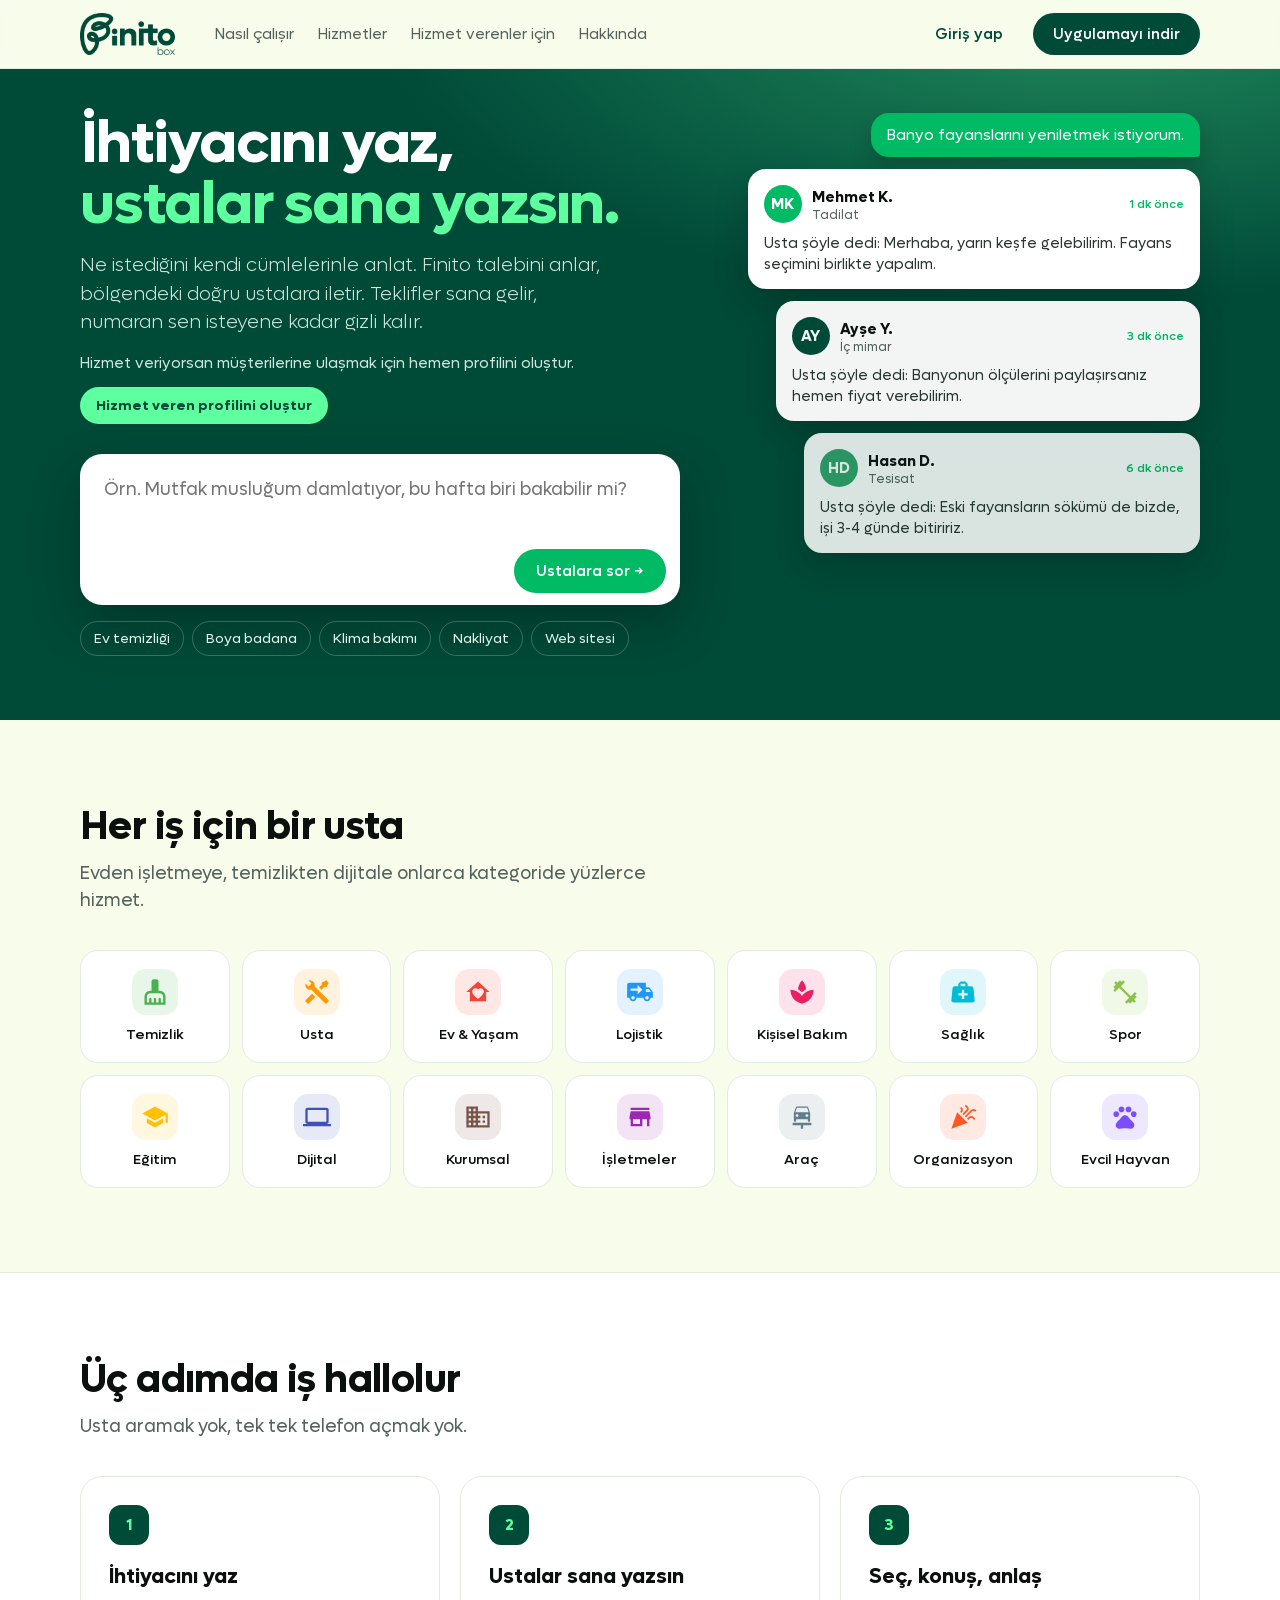
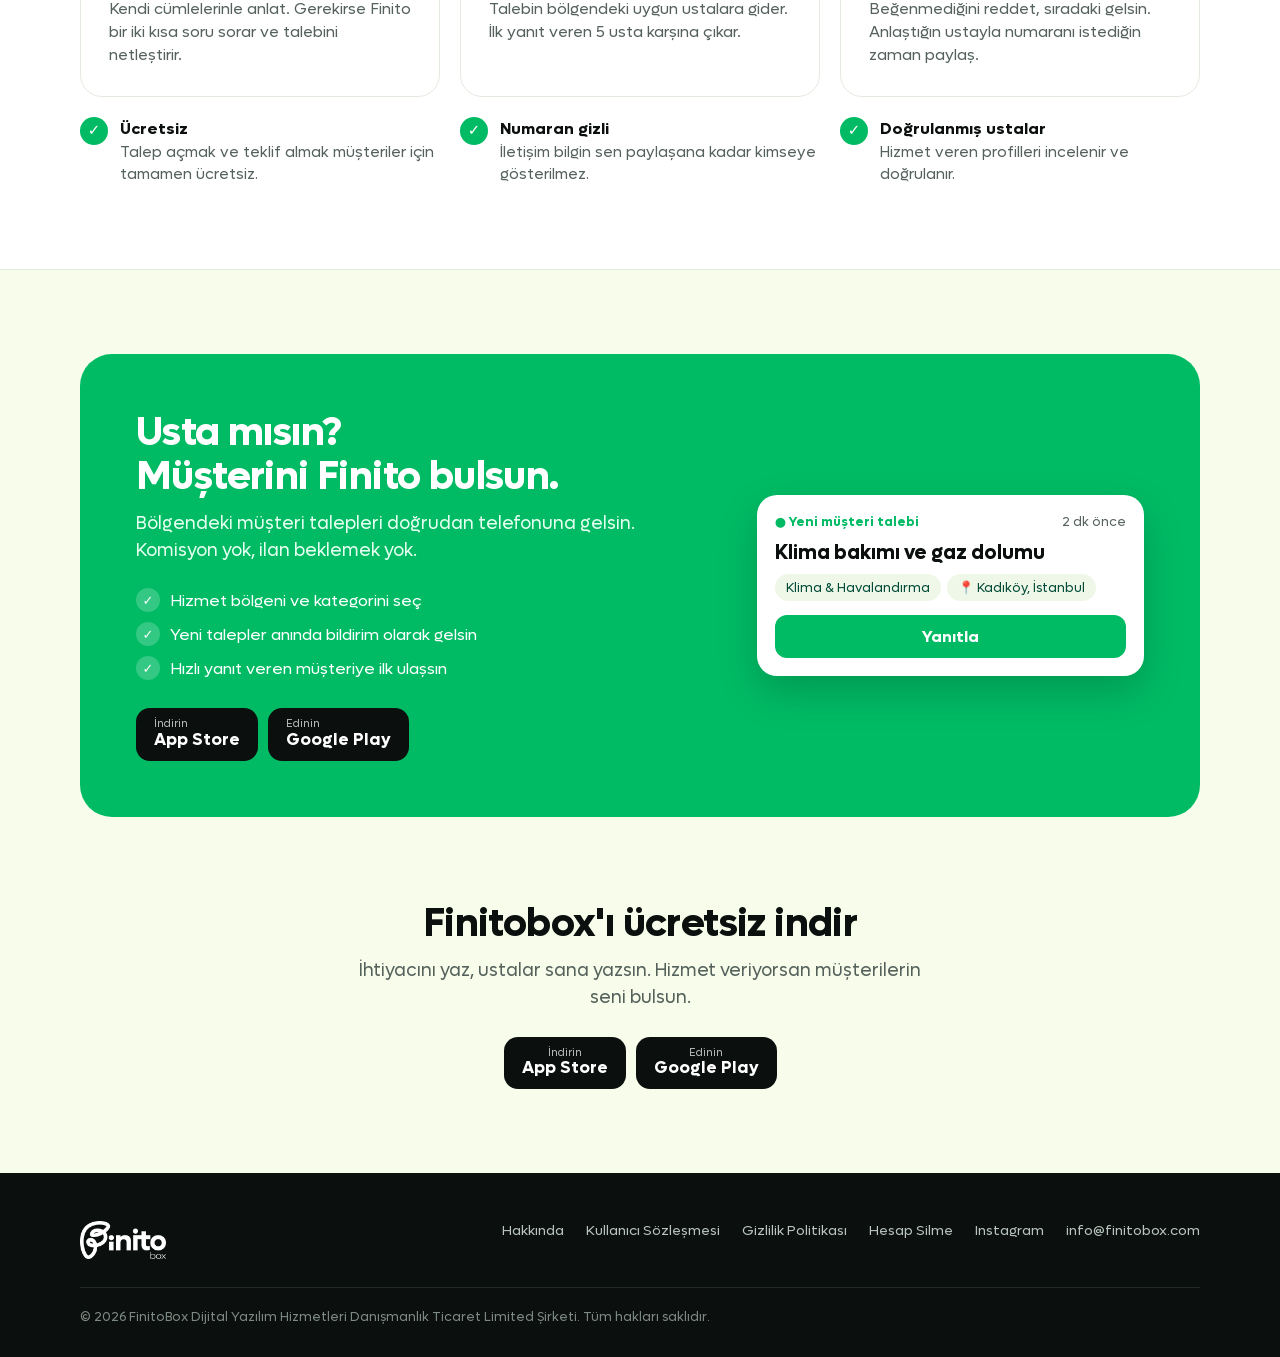
<file: index.html>
<!doctype html>
<html lang="tr">
<head>
<meta charset="utf-8">
<meta name="viewport" content="width=device-width, initial-scale=1">
<title>Finitobox · İhtiyacını yaz, ustalar sana yazsın</title>
<meta name="description" content="İhtiyacını kendi cümlelerinle yaz, Finito talebini anlayıp bölgendeki ustalara iletsin. Teklifler sana gelsin, numaran gizli kalsın. Ücretsiz indir.">
<meta property="og:title" content="Finitobox · İhtiyacını yaz, ustalar sana yazsın">
<meta property="og:description" content="Yapay zekâ destekli hizmet bulma. Talebini yaz, bölgendeki ustalar sana yazsın.">
<meta property="og:image" content="https://finitobox.com/finitobox_app-01.png">
<link rel="icon" href="/icon.svg">
<link rel="stylesheet" href="/site.css?v=10">
</head>
<body>

<header>
  <div class="wrap nav">
    <a class="logo" href="/"><img class="wm" src="/wordmark.png" alt="Finitobox" style="width:auto;height:42px;border-radius:0"></a>
    <nav class="links">
      <a href="#nasil">Nasıl çalışır</a>
      <a href="#kategoriler">Hizmetler</a>
      <a href="#ustalar">Hizmet verenler için</a>
      <a href="/hakkinda">Hakkında</a>
    </nav>
    <div class="right">
      <a class="btn ghost" href="/app/">Giriş yap</a>
      <a class="btn dark js-store" href="#indir">Uygulamayı indir</a>
    </div>
  </div>
</header>

<div class="hero">
  <div class="wrap">
    <div>
      <h1>İhtiyacını yaz,<br><em>ustalar sana yazsın.</em></h1>
      <p class="sub">Ne istediğini kendi cümlelerinle anlat. Finito talebini anlar, bölgendeki doğru ustalara iletir. Teklifler sana gelir, numaran sen isteyene kadar gizli kalır.</p>
      <div class="pro-cta"><span>Hizmet veriyorsan müşterilerine ulaşmak için hemen profilini oluştur.</span><a class="btn mintbtn" href="/app/#/giris?rol=usta">Hizmet veren profilini oluştur</a></div>
      <div class="ask">
        <textarea id="ask" placeholder="Örn. Mutfak musluğum damlatıyor, bu hafta biri bakabilir mi?" aria-label="İhtiyacınızı yazın"></textarea>
        <div class="row">
          <a class="btn green" id="askBtn" href="/app/#/talep">Ustalara sor →</a>
        </div>
      </div>
      <div class="chips">
        <span>Ev temizliği</span><span>Boya badana</span><span>Klima bakımı</span><span>Nakliyat</span><span>Web sitesi</span>
      </div>
    </div>

    <div class="replies" aria-hidden="true">
      <div class="req">Banyo fayanslarını yeniletmek istiyorum.</div>
      <div class="rcard">
        <div class="top"><span class="av" style="background:#00bb64">MK</span><div><b>Mehmet K.</b><small>Tadilat</small></div><span class="badge">1 dk önce</span></div>
        <p>Usta şöyle dedi: <q>Merhaba, yarın keşfe gelebilirim. Fayans seçimini birlikte yapalım.</q></p>
      </div>
      <div class="rcard r2">
        <div class="top"><span class="av" style="background:#004a38">AY</span><div><b>Ayşe Y.</b><small>İç mimar</small></div><span class="badge">3 dk önce</span></div>
        <p>Usta şöyle dedi: <q>Banyonun ölçülerini paylaşırsanız hemen fiyat verebilirim.</q></p>
      </div>
      <div class="rcard r3">
        <div class="top"><span class="av" style="background:#2fa36b">HD</span><div><b>Hasan D.</b><small>Tesisat</small></div><span class="badge">6 dk önce</span></div>
        <p>Usta şöyle dedi: <q>Eski fayansların sökümü de bizde, işi 3-4 günde bitiririz.</q></p>
      </div>
    </div>
  </div>
</div>

<section id="kategoriler">
  <div class="wrap">
    <div class="head">
      <div><h2 class="h2">Her iş için bir usta</h2><p class="lead">Evden işletmeye, temizlikten dijitale onlarca kategoride yüzlerce hizmet.</p></div>
    </div>
    <div class="cats">
      <div class="cat"><div class="ic" style="background:#4caf5020"><svg viewBox="0 0 24 24" width="28" height="28" fill="#4caf50"><path d="M15.98 11.02L15.98 11.02L15 11.02L15 3Q15 2.16 14.41 1.57Q13.83 0.98 12.98 0.98L12.98 0.98L11.02 0.98Q10.17 0.98 9.59 1.57Q9 2.16 9 3L9 3L9 11.02L8.02 11.02Q6.61 11.02 5.48 11.67Q4.36 12.33 3.68 13.48Q3 14.63 3 15.98L3 15.98L3 23.02L21 23.02L21 15.98Q21 14.63 20.32 13.48Q19.64 12.33 18.52 11.67Q17.39 11.02 15.98 11.02ZM18.98 15.98L18.98 21L17.02 21L17.02 18Q17.02 17.58 16.71 17.30Q16.41 17.02 15.98 17.02L15.98 17.02Q15.61 17.02 15.30 17.30Q15 17.58 15 18L15 18L15 21L12.98 21L12.98 18Q12.98 17.58 12.70 17.30Q12.42 17.02 12 17.02L12 17.02Q11.58 17.02 11.30 17.30Q11.02 17.58 11.02 18L11.02 18L11.02 21L9 21L9 18Q9 17.58 8.70 17.30Q8.39 17.02 8.02 17.02L8.02 17.02Q7.59 17.02 7.29 17.30Q6.98 17.58 6.98 18L6.98 18L6.98 21L5.02 21L5.02 15.98Q5.02 15.19 5.41 14.51Q5.81 13.83 6.49 13.41Q7.17 12.98 8.02 12.98L8.02 12.98L15.98 12.98Q16.83 12.98 17.51 13.41Q18.19 13.83 18.59 14.51Q18.98 15.19 18.98 15.98L18.98 15.98Z"/></svg></div>Temizlik</div>
      <div class="cat"><div class="ic" style="background:#ff980020"><svg viewBox="0 0 24 24" width="28" height="28" fill="#ff9800"><path d="M21.70 20.30L21.70 20.30L20.30 21.70Q20.02 21.98 19.59 21.98Q19.17 21.98 18.89 21.70L18.89 21.70L6.98 9.84Q6.52 9.98 6 9.98L6 9.98Q5.02 9.98 4.17 9.54Q3.33 9.09 2.77 8.32Q2.20 7.55 2.06 6.59Q1.92 5.63 2.20 4.69L2.20 4.69L4.78 7.22L7.22 4.78L4.69 2.20Q5.63 1.92 6.59 2.06Q7.55 2.20 8.32 2.77Q9.09 3.33 9.54 4.17Q9.98 5.02 9.98 6L9.98 6Q9.98 6.52 9.84 6.98L9.84 6.98L21.70 18.89Q21.98 19.17 21.98 19.59Q21.98 20.02 21.70 20.30ZM7.78 13.41L2.30 18.89Q2.02 19.17 2.02 19.59Q2.02 20.02 2.30 20.30L2.30 20.30L3.70 21.70Q3.98 21.98 4.41 21.98Q4.83 21.98 5.11 21.70L5.11 21.70L10.59 16.27L7.78 13.41ZM21.98 3.98L20.02 2.02L15.98 3.98L15.98 6L13.83 8.16L15.84 10.17L18 8.02L20.02 8.02L21.98 3.98Z"/></svg></div>Usta</div>
      <div class="cat"><div class="ic" style="background:#f4433620"><svg viewBox="0 0 24 24" width="28" height="28" fill="#f44336"><path d="M5.02 12L2.02 12L12 3L21.98 12L18.98 12L18.98 20.02L5.02 20.02L5.02 12ZM11.25 17.34L12 18L12.70 17.34L12.75 17.34Q15.09 15.19 15.84 14.30L15.84 14.30Q17.02 12.84 17.02 11.58L17.02 11.58Q17.02 10.41 16.22 9.61Q15.42 8.81 14.25 8.81L14.25 8.81Q13.59 8.81 13.01 9.09Q12.42 9.38 12 9.89L12 9.89Q11.58 9.38 10.99 9.09Q10.41 8.81 9.75 8.81L9.75 8.81Q8.58 8.81 7.78 9.61Q6.98 10.41 6.98 11.58L6.98 11.58Q6.98 12.84 8.16 14.30L8.16 14.30Q8.91 15.19 11.25 17.34L11.25 17.34Z"/></svg></div>Ev & Yaşam</div>
      <div class="cat"><div class="ic" style="background:#2196f320"><svg viewBox="0 0 24 24" width="28" height="28" fill="#2196f3"><path d="M17.02 3.98L3 3.98Q2.16 3.98 1.57 4.57Q0.98 5.16 0.98 6L0.98 6L0.98 17.02L3 17.02Q3 18.23 3.87 19.13Q4.73 20.02 6 20.02Q7.27 20.02 8.13 19.13Q9 18.23 9 17.02L9 17.02L15 17.02Q15 18.23 15.87 19.13Q16.73 20.02 18 20.02Q19.27 20.02 20.13 19.13Q21 18.23 21 17.02L21 17.02L23.02 17.02L23.02 12L20.02 8.02L17.02 8.02L17.02 3.98ZM9.98 9L9.98 6L14.02 9.98L9.98 14.02L9.98 11.02L3.98 11.02L3.98 9L9.98 9ZM17.02 12L17.02 9.52L19.50 9.52L21.47 12L17.02 12ZM6 15.52L6 15.52Q6.61 15.52 7.05 15.94Q7.50 16.36 7.50 16.99Q7.50 17.63 7.05 18.07Q6.61 18.52 6 18.52Q5.39 18.52 4.95 18.07Q4.50 17.63 4.50 16.99Q4.50 16.36 4.95 15.94Q5.39 15.52 6 15.52ZM18 15.52L18 15.52Q18.61 15.52 19.05 15.94Q19.50 16.36 19.50 16.99Q19.50 17.63 19.05 18.07Q18.61 18.52 18 18.52Q17.39 18.52 16.95 18.07Q16.50 17.63 16.50 16.99Q16.50 16.36 16.95 15.94Q17.39 15.52 18 15.52Z"/></svg></div>Lojistik</div>
      <div class="cat"><div class="ic" style="background:#e91e6320"><svg viewBox="0 0 24 24" width="28" height="28" fill="#e91e63"><path d="M18.98 10.41L18.98 10.41ZM8.53 12L8.53 12ZM15.47 9.61L15.47 9.61Q13.50 10.69 12 12.28L12 12.28Q10.50 10.69 8.53 9.61L8.53 9.61Q8.67 7.78 9.70 5.55Q10.73 3.33 12.05 2.02L12.05 2.02Q15.19 5.16 15.47 9.61ZM2.02 9.98L2.02 9.98Q5.20 9.98 7.83 11.53Q10.45 13.08 12 15.47L12 15.47Q13.55 13.08 16.17 11.53Q18.80 9.98 21.98 9.98L21.98 9.98Q21.98 13.92 19.76 17.06Q17.53 20.20 13.97 21.47L13.97 21.47Q13.17 21.75 12 21.98L12 21.98Q11.02 21.84 10.03 21.47L10.03 21.47Q6.47 20.20 4.24 17.06Q2.02 13.92 2.02 9.98Z"/></svg></div>Kişisel Bakım</div>
      <div class="cat"><div class="ic" style="background:#00bcd420"><svg viewBox="0 0 24 24" width="28" height="28" fill="#00bcd4"><path d="M14.02 3L9.98 3L8.02 5.02L8.02 6.98L5.02 6.98Q4.17 6.98 3.63 7.59Q3.09 8.20 3 9L3 9L2.02 18.98Q1.92 19.83 2.44 20.41Q2.95 21 3.98 21L3.98 21L20.02 21Q21.05 21 21.56 20.41Q22.08 19.83 21.98 18.98L21.98 18.98L21 9Q20.91 8.20 20.34 7.59Q19.78 6.98 18.98 6.98L18.98 6.98L15.98 6.98L15.98 5.02L14.02 3ZM9.98 6.98L9.98 5.02L14.02 5.02L14.02 6.98L9.98 6.98ZM11.02 12.98L11.02 9.98L12.98 9.98L12.98 12.98L15.98 12.98L15.98 15L12.98 15L12.98 18L11.02 18L11.02 15L8.02 15L8.02 12.98L11.02 12.98Z"/></svg></div>Sağlık</div>
      <div class="cat"><div class="ic" style="background:#8bc34a20"><svg viewBox="0 0 24 24" width="28" height="28" fill="#8bc34a"><path d="M21.98 13.45L20.58 14.86L21.98 16.31L19.88 18.42L21.28 19.88L19.88 21.28L18.42 19.88L16.31 21.98L14.86 20.58L13.45 21.98L12 20.58L15.56 17.02L6.98 8.44L3.42 12L2.02 10.55L3.42 9.14L2.02 7.69L4.13 5.58L2.72 4.13L4.13 2.72L5.58 4.13L7.69 2.02L9.14 3.42L10.55 2.02L12 3.42L8.44 6.98L17.02 15.56L20.58 12L21.98 13.45Z"/></svg></div>Spor</div>
      <div class="cat"><div class="ic" style="background:#ffc10720"><svg viewBox="0 0 24 24" width="28" height="28" fill="#ffc107"><path d="M0.98 9L12 3L23.02 9L23.02 17.02L21 17.02L21 10.08L12 15L0.98 9ZM5.02 17.20L5.02 13.17L12 17.02L18.98 13.17L18.98 17.20L12 21L5.02 17.20Z"/></svg></div>Eğitim</div>
      <div class="cat"><div class="ic" style="background:#3f51b520"><svg viewBox="0 0 24 24" width="28" height="28" fill="#3f51b5"><path d="M20.02 6L3.98 6L3.98 15.98L20.02 15.98L20.02 6ZM20.02 18L20.02 18L24 18L24 20.02L0 20.02L0 18L3.98 18Q3.19 18 2.60 17.39Q2.02 16.78 2.02 15.98L2.02 15.98L2.02 6Q2.02 5.20 2.60 4.59Q3.19 3.98 3.98 3.98L3.98 3.98L20.02 3.98Q20.81 3.98 21.40 4.59Q21.98 5.20 21.98 6L21.98 6L21.98 15.98Q21.98 16.78 21.40 17.39Q20.81 18 20.02 18Z"/></svg></div>Dijital</div>
      <div class="cat"><div class="ic" style="background:#79554820"><svg viewBox="0 0 24 24" width="28" height="28" fill="#795548"><path d="M15.98 15L18 15L18 17.02L15.98 17.02L15.98 15ZM15.98 11.02L18 11.02L18 12.98L15.98 12.98L15.98 11.02ZM12 18.98L20.02 18.98L20.02 9L12 9L12 11.02L14.02 11.02L14.02 12.98L12 12.98L12 15L14.02 15L14.02 17.02L12 17.02L12 18.98ZM8.02 6.98L9.98 6.98L9.98 5.02L8.02 5.02L8.02 6.98ZM8.02 11.02L9.98 11.02L9.98 9L8.02 9L8.02 11.02ZM8.02 15L9.98 15L9.98 12.98L8.02 12.98L8.02 15ZM8.02 18.98L9.98 18.98L9.98 17.02L8.02 17.02L8.02 18.98ZM3.98 6.98L6 6.98L6 5.02L3.98 5.02L3.98 6.98ZM3.98 11.02L6 11.02L6 9L3.98 9L3.98 11.02ZM3.98 15L6 15L6 12.98L3.98 12.98L3.98 15ZM3.98 18.98L6 18.98L6 17.02L3.98 17.02L3.98 18.98ZM12 3L12 6.98L21.98 6.98L21.98 21L2.02 21L2.02 3L12 3Z"/></svg></div>Kurumsal</div>
      <div class="cat"><div class="ic" style="background:#9c27b020"><svg viewBox="0 0 24 24" width="28" height="28" fill="#9c27b0"><path d="M6 18L12 18L12 14.02L6 14.02L6 18ZM21 12L21 14.02L20.02 14.02L20.02 20.02L18 20.02L18 14.02L14.02 14.02L14.02 20.02L3.98 20.02L3.98 14.02L3 14.02L3 12L3.98 6.98L20.02 6.98L21 12ZM3.98 3.98L20.02 3.98L20.02 6L3.98 6L3.98 3.98Z"/></svg></div>İşletmeler</div>
      <div class="cat"><div class="ic" style="background:#607d8b20"><svg viewBox="0 0 24 24" width="28" height="28" fill="#607d8b"><path d="M3.98 18.98L3.98 17.02L20.02 17.02L20.02 18.98L12.98 18.98L12.98 21.98L11.02 21.98L11.02 18.98L3.98 18.98ZM17.25 3.61L17.25 3.61Q17.39 3.89 18.98 8.67L18.98 8.67L18.98 15.19Q18.98 15.98 18.23 15.98L18.23 15.98L17.77 15.98Q17.02 15.98 17.02 15.19L17.02 15.19L17.02 14.02L6.98 14.02L6.98 15.19Q6.98 15.98 6.23 15.98L6.23 15.98L5.77 15.98Q5.02 15.98 5.02 15.19L5.02 15.19L5.02 8.67Q6.38 4.64 6.56 3.98L6.56 3.98Q6.56 3.94 6.66 3.82Q6.75 3.70 6.75 3.61L6.75 3.61L6.80 3.56Q6.98 3.33 7.22 3.19Q7.45 3.05 7.59 3L7.59 3L7.73 3L16.27 3Q16.83 3.05 17.20 3.56L17.20 3.56Q17.25 3.56 17.25 3.61ZM16.36 3.98L7.59 3.98L6.28 8.02L17.72 8.02L16.36 3.98ZM6.91 9.91Q6.56 10.27 6.56 10.78Q6.56 11.30 6.91 11.65Q7.27 12 7.78 12Q8.30 12 8.65 11.65Q9 11.30 9 10.78Q9 10.27 8.65 9.91Q8.30 9.56 7.78 9.56Q7.27 9.56 6.91 9.91ZM15.35 11.65Q15.70 12 16.22 12Q16.73 12 17.09 11.65Q17.44 11.30 17.44 10.78Q17.44 10.27 17.09 9.91Q16.73 9.56 16.22 9.56Q15.70 9.56 15.35 9.91Q15 10.27 15 10.78Q15 11.30 15.35 11.65Z"/></svg></div>Araç</div>
      <div class="cat"><div class="ic" style="background:#ff572220"><svg viewBox="0 0 24 24" width="28" height="28" fill="#ff5722"><path d="M11.48 9.47L15.05 5.86Q15.38 5.53 15.38 5.02Q15.38 4.50 15.05 4.13L15.05 4.13L13.45 2.53L14.53 1.45L16.13 3.05Q16.92 3.94 16.92 5.02L16.92 5.02Q16.92 6.05 16.13 6.94L16.13 6.94L12.52 10.55L11.48 9.47ZM15.47 13.45L17.06 11.86Q17.95 11.06 18.98 11.06L18.98 11.06Q20.06 11.06 20.95 11.86L20.95 11.86L22.55 13.50L21.52 14.53L19.88 12.94Q19.50 12.56 18.98 12.56L18.98 12.56Q18.52 12.56 18.14 12.94L18.14 12.94L16.55 14.53L15.47 13.45ZM9.47 7.45L10.08 6.89Q10.41 6.56 10.41 6Q10.41 5.44 10.08 5.11L10.08 5.11L9.47 4.55L10.55 3.47L11.11 4.03Q11.91 4.92 11.91 6L11.91 6Q11.91 7.03 11.11 7.92L11.11 7.92L10.55 8.53L9.47 7.45ZM20.11 6.94L14.53 12.52L13.45 11.48L19.08 5.86Q19.97 5.06 21 5.06L21 5.06Q22.08 5.06 22.97 5.86L22.97 5.86L23.53 6.47L22.50 7.55L21.89 6.94Q21.52 6.56 21 6.56Q20.48 6.56 20.11 6.94L20.11 6.94ZM15.98 17.02L2.02 21.98L6.98 8.02L15.98 17.02Z"/></svg></div>Organizasyon</div>
      <div class="cat"><div class="ic" style="background:#7c4dff20"><svg viewBox="0 0 24 24" width="28" height="28" fill="#7c4dff"><path d="M17.34 14.86L17.34 14.86Q17.44 14.95 17.74 15.26Q18.05 15.56 18.14 15.66Q18.23 15.75 18.54 16.08Q18.84 16.41 18.91 16.52Q18.98 16.64 19.27 16.97Q19.55 17.30 19.57 17.44Q19.59 17.58 19.80 17.95Q20.02 18.33 19.95 18.49Q19.88 18.66 19.99 19.05Q20.11 19.45 19.97 19.64L19.97 19.64Q19.45 21.61 17.63 21.98L17.63 21.98Q17.30 22.03 15.35 21.80Q13.41 21.56 12.09 21.56L12.09 21.56L11.91 21.56Q10.59 21.56 8.65 21.80Q6.70 22.03 6.38 21.98L6.38 21.98Q4.55 21.61 4.03 19.64L4.03 19.64Q3.89 18.70 4.36 17.72Q4.83 16.73 5.23 16.31Q5.63 15.89 6.66 14.86L6.66 14.86Q7.13 14.34 7.90 13.41Q8.67 12.47 9.14 11.95L9.14 11.95Q9.98 10.92 10.88 10.64L10.88 10.64Q11.06 10.55 11.20 10.55L11.20 10.55Q11.48 10.50 12 10.50L12 10.50Q12.56 10.50 12.80 10.55L12.80 10.55Q12.94 10.55 13.13 10.64L13.13 10.64Q14.02 10.92 14.86 11.95L14.86 11.95Q15.28 12.47 16.08 13.41Q16.88 14.34 17.34 14.86ZM17.74 11.27Q17.02 10.55 17.02 9.52Q17.02 8.48 17.74 7.73Q18.47 6.98 19.50 6.98Q20.53 6.98 21.26 7.73Q21.98 8.48 21.98 9.52Q21.98 10.55 21.26 11.27Q20.53 12 19.50 12Q18.47 12 17.74 11.27ZM13.24 7.27Q12.52 6.52 12.52 5.48Q12.52 4.45 13.24 3.73Q13.97 3 15 3Q16.03 3 16.76 3.73Q17.48 4.45 17.48 5.48Q17.48 6.52 16.76 7.27Q16.03 8.02 15 8.02Q13.97 8.02 13.24 7.27ZM7.24 7.27Q6.52 6.52 6.52 5.48Q6.52 4.45 7.24 3.73Q7.97 3 9 3Q10.03 3 10.76 3.73Q11.48 4.45 11.48 5.48Q11.48 6.52 10.76 7.27Q10.03 8.02 9 8.02Q7.97 8.02 7.24 7.27ZM2.74 11.27Q2.02 10.55 2.02 9.52Q2.02 8.48 2.74 7.73Q3.47 6.98 4.50 6.98Q5.53 6.98 6.26 7.73Q6.98 8.48 6.98 9.52Q6.98 10.55 6.26 11.27Q5.53 12 4.50 12Q3.47 12 2.74 11.27Z"/></svg></div>Evcil Hayvan</div>
    </div>
  </div>
</section>

<section id="nasil" style="background:#fff;border-top:1px solid var(--line);border-bottom:1px solid var(--line)">
  <div class="wrap">
    <div class="head"><div><h2 class="h2">Üç adımda iş hallolur</h2><p class="lead">Usta aramak yok, tek tek telefon açmak yok.</p></div></div>
    <div class="steps">
      <div class="step"><div class="n">1</div><h3>İhtiyacını yaz</h3><p>Kendi cümlelerinle anlat. Gerekirse Finito bir iki kısa soru sorar ve talebini netleştirir.</p></div>
      <div class="step"><div class="n">2</div><h3>Ustalar sana yazsın</h3><p>Talebin bölgendeki uygun ustalara gider. İlk yanıt veren 5 usta karşına çıkar.</p></div>
      <div class="step"><div class="n">3</div><h3>Seç, konuş, anlaş</h3><p>Beğenmediğini reddet, sıradaki gelsin. Anlaştığın ustayla numaranı istediğin zaman paylaş.</p></div>
    </div>
    <div class="trust">
      <div><span class="tick">✓</span><span><b>Ücretsiz</b>Talep açmak ve teklif almak müşteriler için tamamen ücretsiz.</span></div>
      <div><span class="tick">✓</span><span><b>Numaran gizli</b>İletişim bilgin sen paylaşana kadar kimseye gösterilmez.</span></div>
      <div><span class="tick">✓</span><span><b>Doğrulanmış ustalar</b>Hizmet veren profilleri incelenir ve doğrulanır.</span></div>
    </div>
  </div>
</section>

<section id="ustalar">
  <div class="wrap">
    <div class="pro">
      <div>
        <h2 class="h2">Usta mısın?<br>Müşterini Finito bulsun.</h2>
        <p class="lead">Bölgendeki müşteri talepleri doğrudan telefonuna gelsin. Komisyon yok, ilan beklemek yok.</p>
        <ul>
          <li>Hizmet bölgeni ve kategorini seç</li>
          <li>Yeni talepler anında bildirim olarak gelsin</li>
          <li>Hızlı yanıt veren müşteriye ilk ulaşsın</li>
        </ul>
        <div class="stores">
          <a class="store" href="https://apps.apple.com/tr/app/finitobox-hizmet-bul/id6760509613"><small>İndirin</small><b>App Store</b></a>
          <a class="store" href="https://play.google.com/store/apps/details?id=com.finitobox.app&hl=tr"><small>Edinin</small><b>Google Play</b></a>
        </div>
      </div>
      <div class="notif" aria-hidden="true">
        <div class="t"><span>● Yeni müşteri talebi</span><span>2 dk önce</span></div>
        <h4>Klima bakımı ve gaz dolumu</h4>
        <div class="tags"><span>Klima & Havalandırma</span><span>📍 Kadıköy, İstanbul</span></div>
        <div class="cta">Yanıtla</div>
      </div>
    </div>
  </div>
</section>

<section id="indir" class="dl" style="padding-top:0">
  <div class="wrap">
    <h2 class="h2">Finitobox'ı ücretsiz indir</h2>
    <p class="lead">İhtiyacını yaz, ustalar sana yazsın. Hizmet veriyorsan müşterilerin seni bulsun.</p>
    <div class="stores">
      <a class="store" href="https://apps.apple.com/tr/app/finitobox-hizmet-bul/id6760509613"><small>İndirin</small><b>App Store</b></a>
      <a class="store" href="https://play.google.com/store/apps/details?id=com.finitobox.app&hl=tr"><small>Edinin</small><b>Google Play</b></a>
    </div>
  </div>
</section>

<footer>
  <div class="wrap">
    <div class="cols">
      <a class="logo" href="/"><img class="wm" src="/wordmark.png" alt="Finitobox" style="width:auto;height:42px;border-radius:0"></a>
      <nav>
        <a href="/hakkinda">Hakkında</a>
        <a href="/kullanici-sozlesmesi">Kullanıcı Sözleşmesi</a>
        <a href="/gizlilik-politikasi">Gizlilik Politikası</a>
        <a href="/hesap-silme">Hesap Silme</a>
        <a href="https://www.instagram.com/finitobox.app/">Instagram</a>
        <a href="mailto:info@finitobox.com">info@finitobox.com</a>
      </nav>
    </div>
    <div class="copy">© 2026 FinitoBox Dijital Yazılım Hizmetleri Danışmanlık Ticaret Limited Şirketi. Tüm hakları saklıdır.</div>
  </div>
</footer>

<script>
// Telefondan girenleri doğrudan kendi mağazasına gönder
(function(){
  var ua = navigator.userAgent || '';
  var url = /iPhone|iPad|iPod/i.test(ua) ? 'https://apps.apple.com/tr/app/finitobox-hizmet-bul/id6760509613'
          : /Android/i.test(ua) ? 'https://play.google.com/store/apps/details?id=com.finitobox.app&hl=tr' : null;
  if (url) document.querySelectorAll('.js-store').forEach(function(a){ a.href = url; });
})();
</script>
<script>
// Kutuya yazılan talep web uygulamasında kaldığı yerden devam eder
(function(){
  var go=function(e){ var t=(document.getElementById('ask').value||'').trim(); try{ if(t) localStorage.setItem('finito-pending-q', t); }catch(_){} };
  document.getElementById('askBtn').addEventListener('click', go);
  document.querySelectorAll('.chips span').forEach(function(s){ s.style.cursor='pointer'; s.addEventListener('click', function(){ var a=document.getElementById('ask'); a.value=s.textContent+' '; a.focus(); }); });
})();
</script>
<script src="/session.js?v=1"></script>
</body>
</html>
</file>
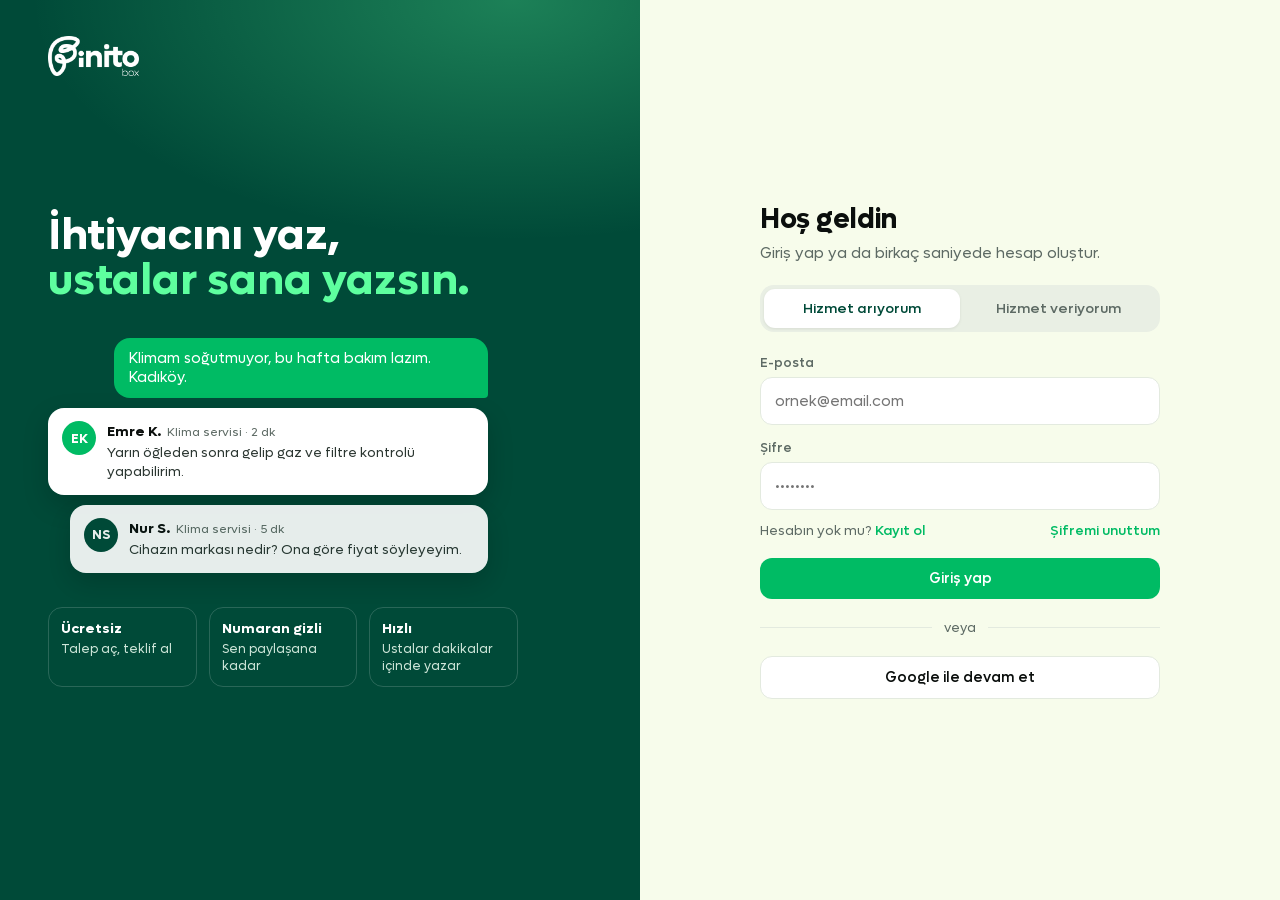
<file: app/index.html>
<!doctype html>
<html lang="tr">
  <head>
    <meta charset="UTF-8" />
    <link rel="icon" href="/app/logo.png" />
    <meta name="viewport" content="width=device-width, initial-scale=1.0" />
    <title>Finitobox</title>
    <script type="module" crossorigin src="/app/assets/index-hGL-J_qk.js"></script>
    <link rel="stylesheet" crossorigin href="/app/assets/index-Db0IB_Po.css">
  </head>
  <body>
    <div id="root"></div>
  </body>
</html>
</file>
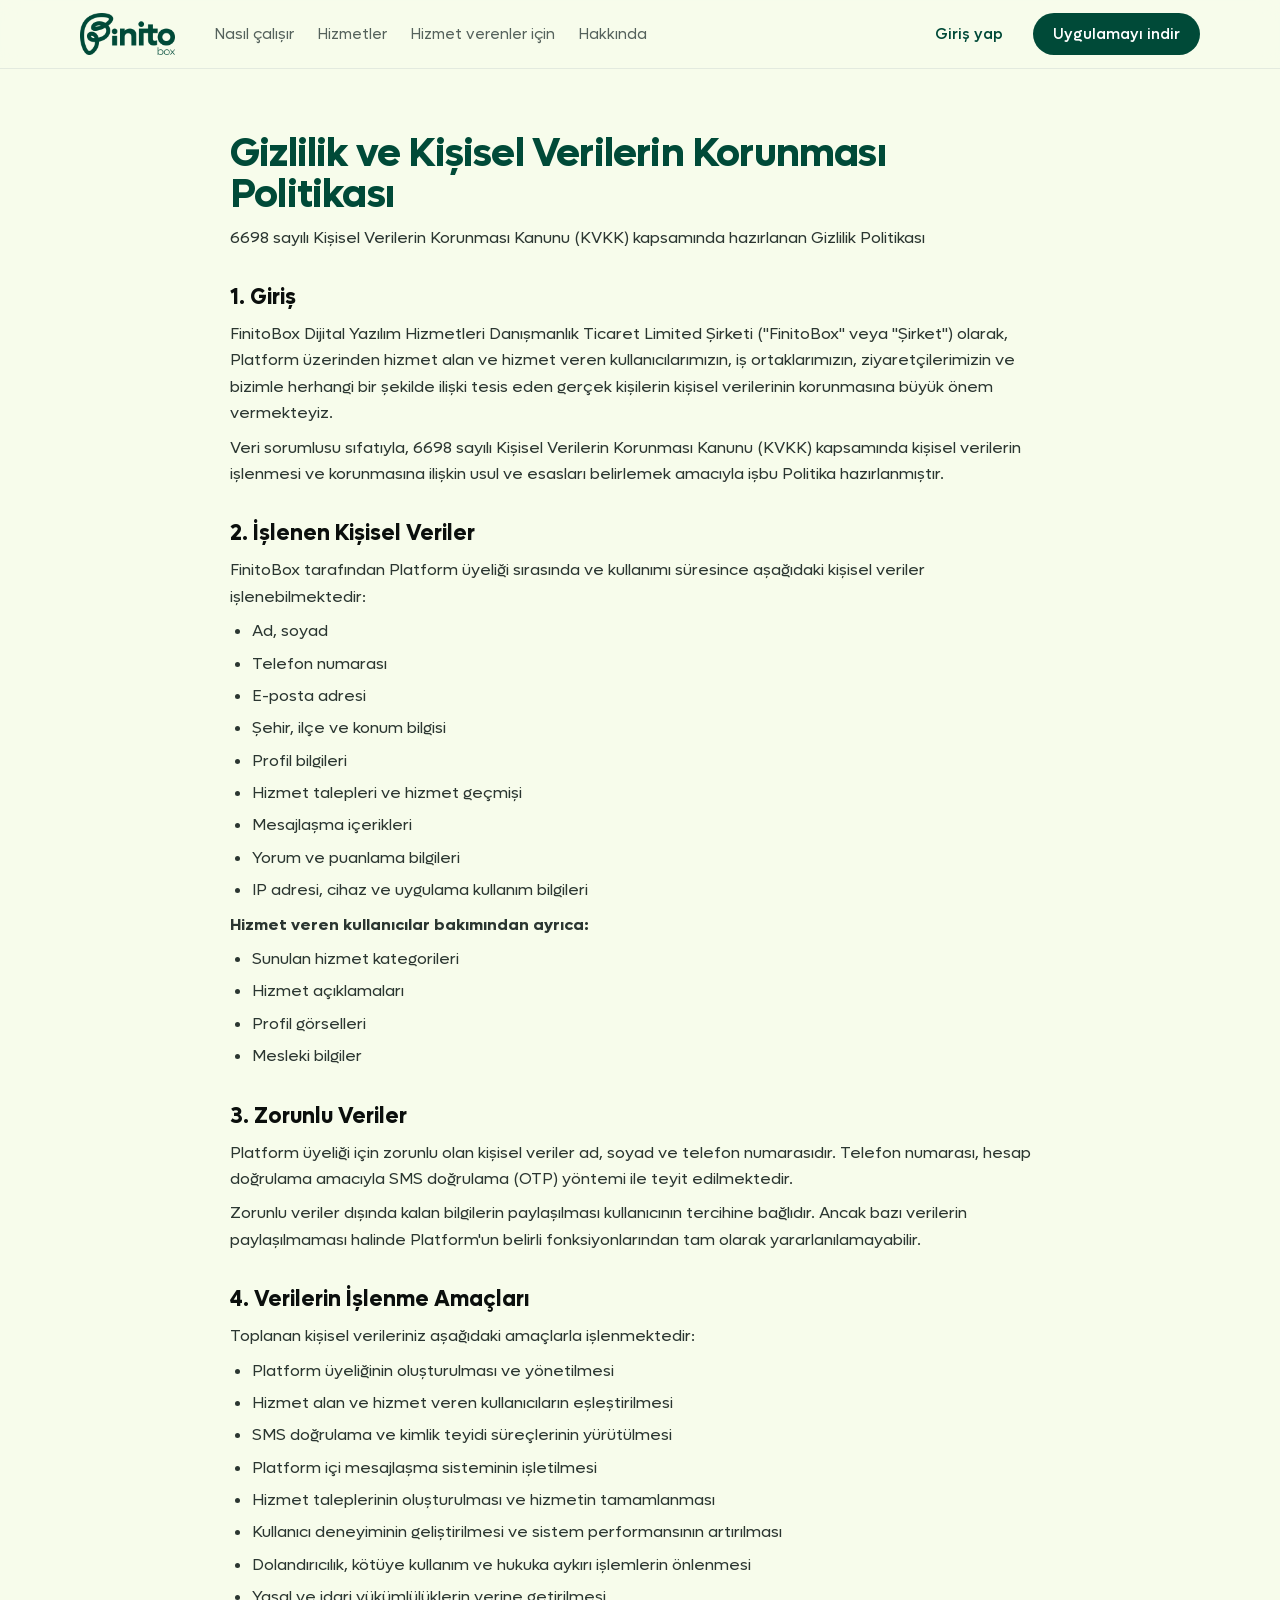
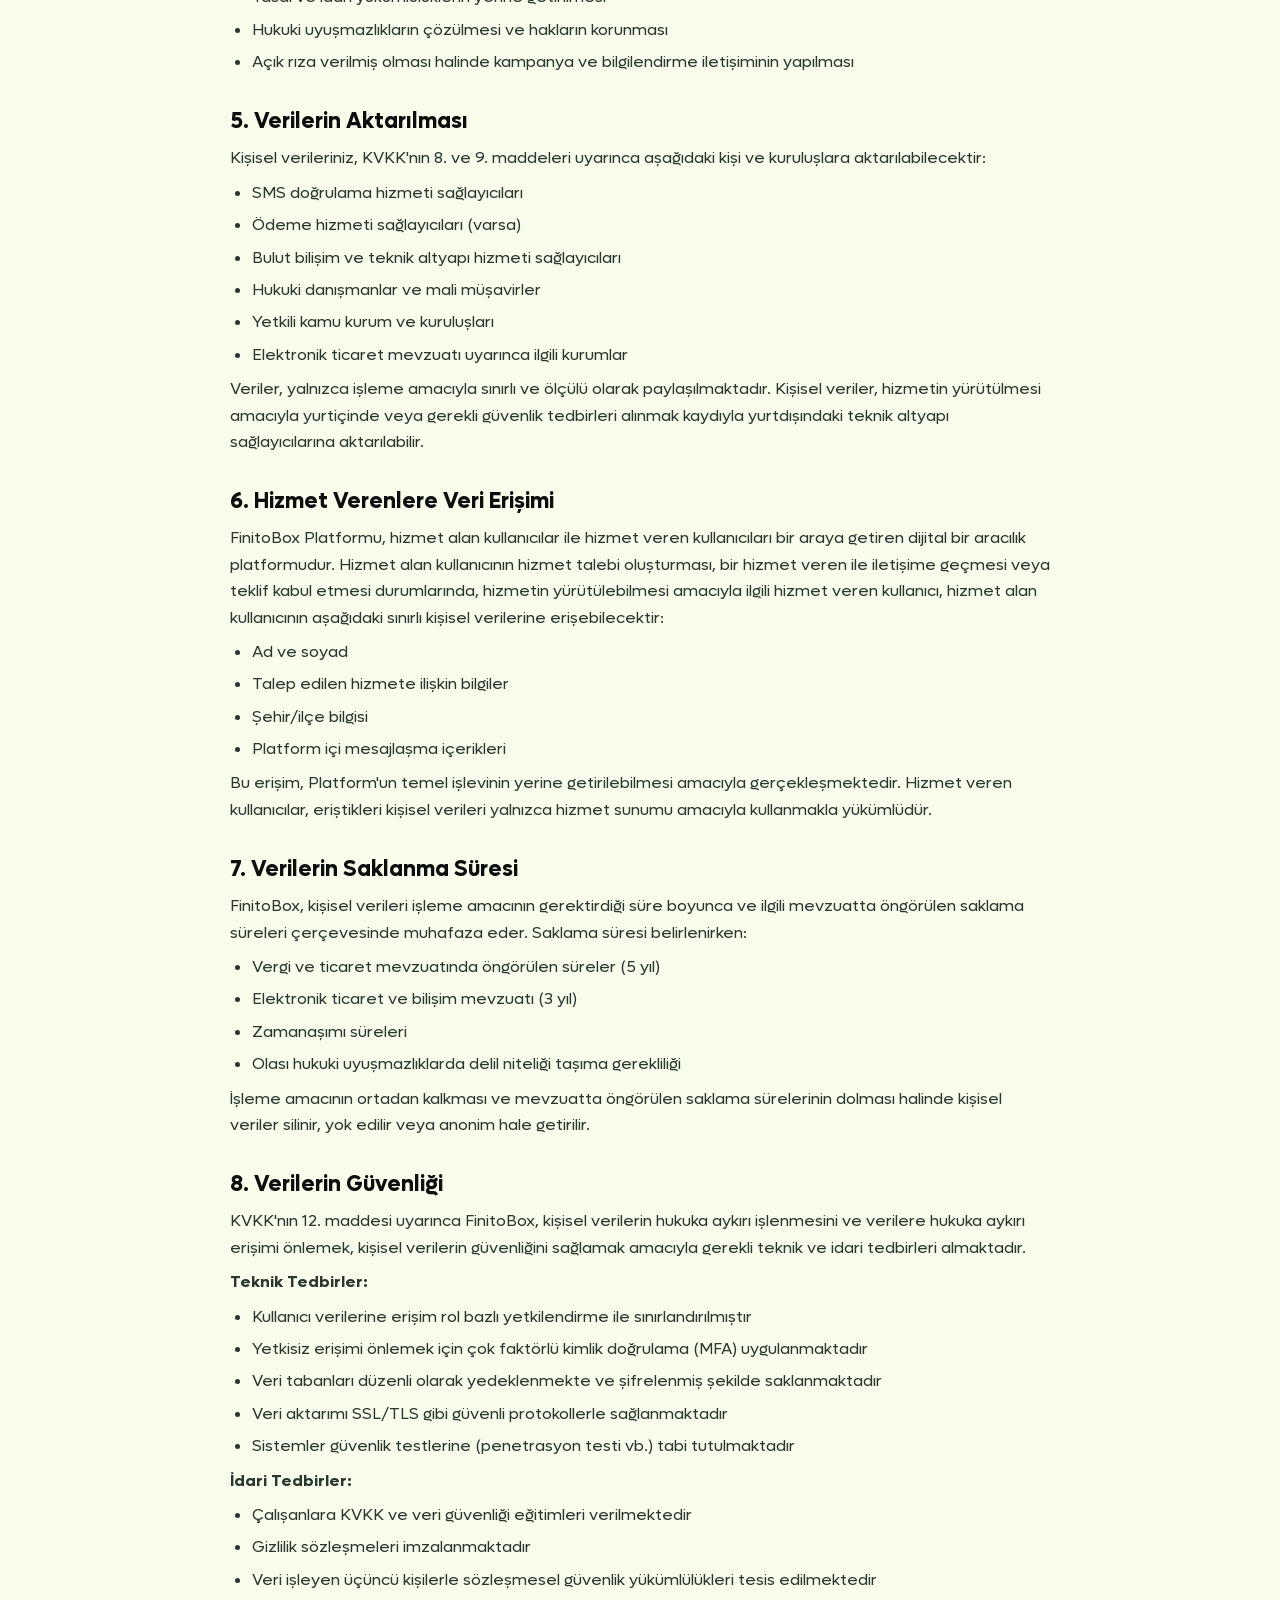
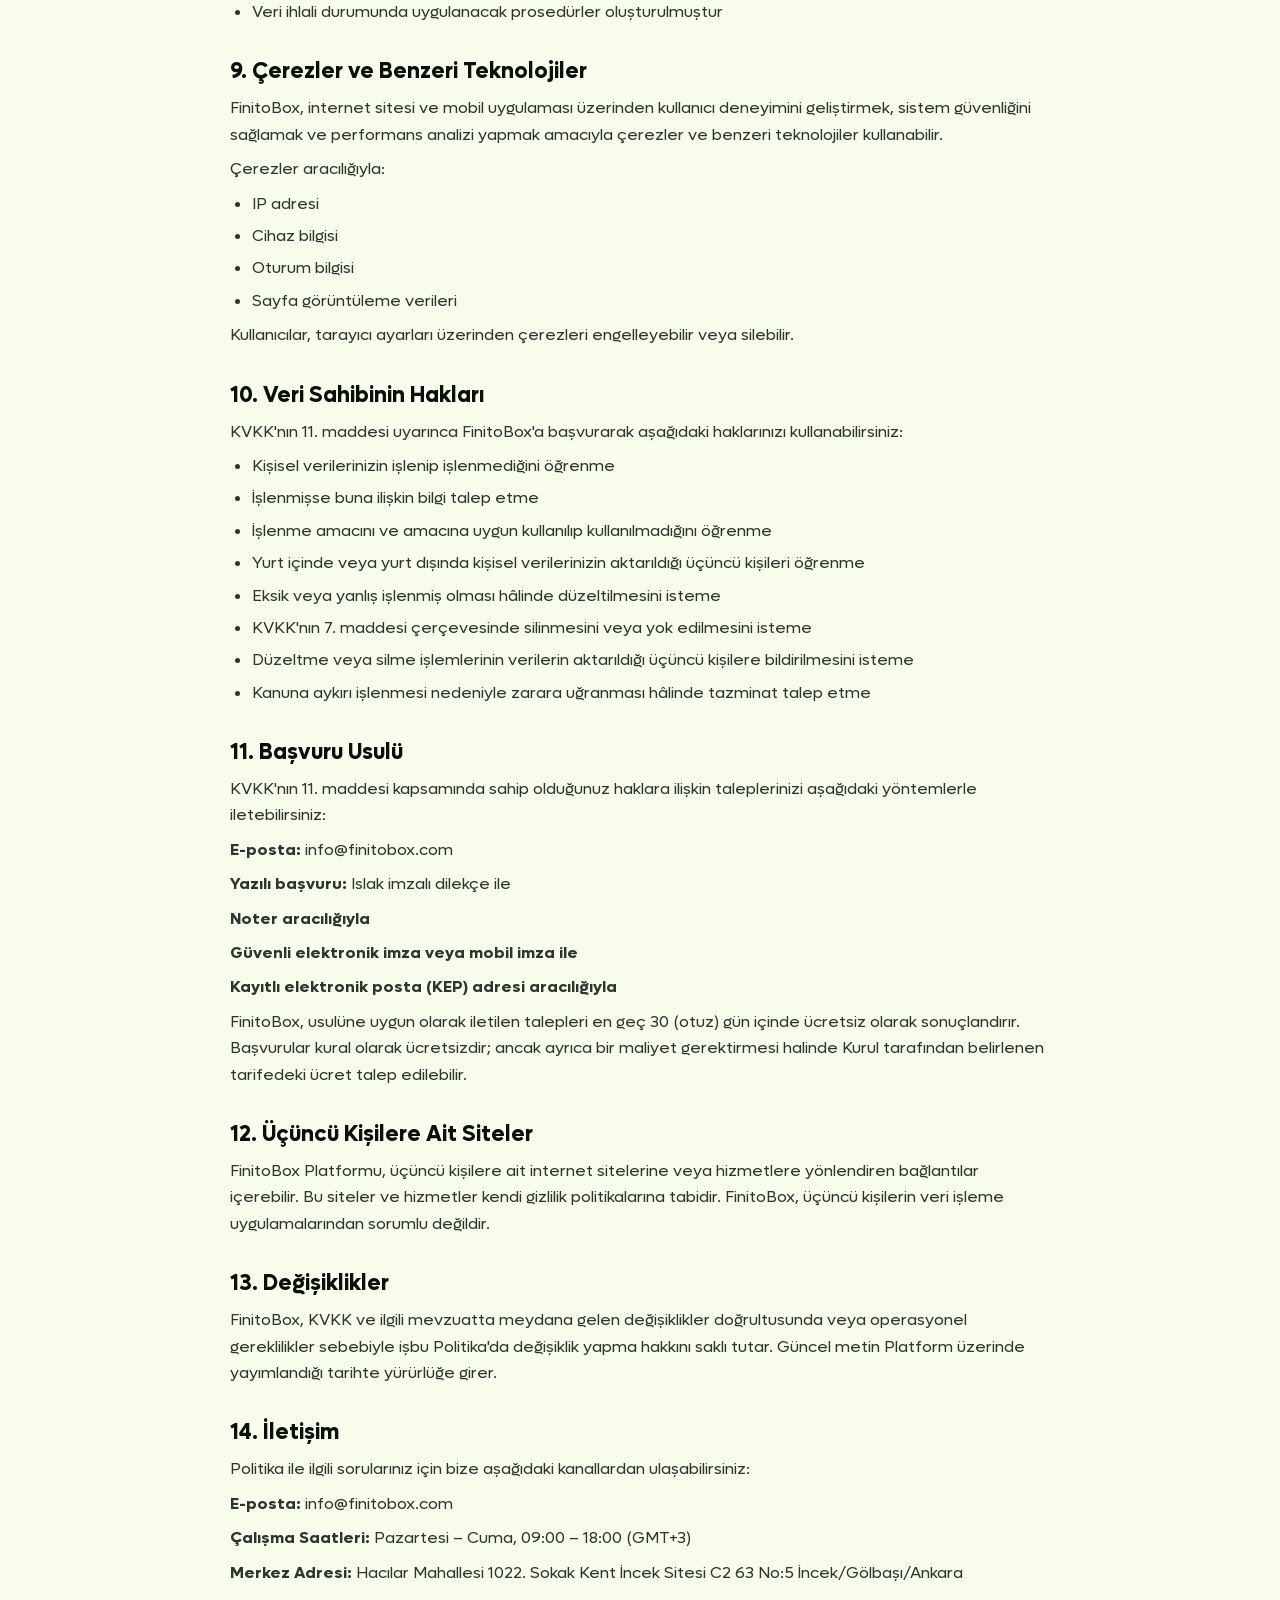
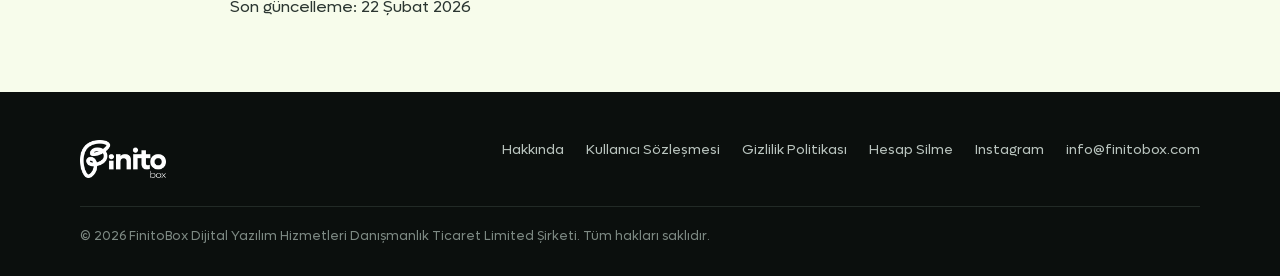
<file: gizlilik-politikasi.html>
<!doctype html>
<html lang="tr">
<head>
<meta charset="utf-8">
<meta name="viewport" content="width=device-width, initial-scale=1">
<title>Gizlilik ve Kişisel Verilerin Korunması Politikası · Finitobox</title>
<link rel="icon" href="/icon.svg">
<link rel="stylesheet" href="/site.css?v=10">
</head>
<body>
<header>
  <div class="wrap nav">
    <a class="logo" href="/"><img class="wm" src="/wordmark.png" alt="Finitobox" style="width:auto;height:42px;border-radius:0"></a>
    <nav class="links">
      <a href="/#nasil">Nasıl çalışır</a>
      <a href="/#kategoriler">Hizmetler</a>
      <a href="/#ustalar">Hizmet verenler için</a>
      <a href="/hakkinda">Hakkında</a>
    </nav>
    <div class="right">
      <a class="btn ghost" href="/app/">Giriş yap</a>
      <a class="btn dark" href="/#indir">Uygulamayı indir</a>
    </div>
  </div>
</header>
<main class="page legal">
  <div class="wrap" style="max-width:860px">
<h1>Gizlilik ve Kişisel Verilerin Korunması Politikası</h1><div><section><p>6698 sayılı Kişisel Verilerin Korunması Kanunu (KVKK) kapsamında hazırlanan Gizlilik Politikası</p></section><section><h2>1. Giriş</h2><p>FinitoBox Dijital Yazılım Hizmetleri Danışmanlık Ticaret Limited Şirketi ("FinitoBox" veya "Şirket") olarak, Platform üzerinden hizmet alan ve hizmet veren kullanıcılarımızın, iş ortaklarımızın, ziyaretçilerimizin ve bizimle herhangi bir şekilde ilişki tesis eden gerçek kişilerin kişisel verilerinin korunmasına büyük önem vermekteyiz.</p><p>Veri sorumlusu sıfatıyla, 6698 sayılı Kişisel Verilerin Korunması Kanunu (KVKK) kapsamında kişisel verilerin işlenmesi ve korunmasına ilişkin usul ve esasları belirlemek amacıyla işbu Politika hazırlanmıştır.</p></section><section><h2>2. İşlenen Kişisel Veriler</h2><p>FinitoBox tarafından Platform üyeliği sırasında ve kullanımı süresince aşağıdaki kişisel veriler işlenebilmektedir:</p><ul><li>Ad, soyad</li><li>Telefon numarası</li><li>E-posta adresi</li><li>Şehir, ilçe ve konum bilgisi</li><li>Profil bilgileri</li><li>Hizmet talepleri ve hizmet geçmişi</li><li>Mesajlaşma içerikleri</li><li>Yorum ve puanlama bilgileri</li><li>IP adresi, cihaz ve uygulama kullanım bilgileri</li></ul><p><strong>Hizmet veren kullanıcılar bakımından ayrıca:</strong></p><ul><li>Sunulan hizmet kategorileri</li><li>Hizmet açıklamaları</li><li>Profil görselleri</li><li>Mesleki bilgiler</li></ul></section><section><h2>3. Zorunlu Veriler</h2><p>Platform üyeliği için zorunlu olan kişisel veriler ad, soyad ve telefon numarasıdır. Telefon numarası, hesap doğrulama amacıyla SMS doğrulama (OTP) yöntemi ile teyit edilmektedir.</p><p>Zorunlu veriler dışında kalan bilgilerin paylaşılması kullanıcının tercihine bağlıdır. Ancak bazı verilerin paylaşılmaması halinde Platform'un belirli fonksiyonlarından tam olarak yararlanılamayabilir.</p></section><section><h2>4. Verilerin İşlenme Amaçları</h2><p>Toplanan kişisel verileriniz aşağıdaki amaçlarla işlenmektedir:</p><ul><li>Platform üyeliğinin oluşturulması ve yönetilmesi</li><li>Hizmet alan ve hizmet veren kullanıcıların eşleştirilmesi</li><li>SMS doğrulama ve kimlik teyidi süreçlerinin yürütülmesi</li><li>Platform içi mesajlaşma sisteminin işletilmesi</li><li>Hizmet taleplerinin oluşturulması ve hizmetin tamamlanması</li><li>Kullanıcı deneyiminin geliştirilmesi ve sistem performansının artırılması</li><li>Dolandırıcılık, kötüye kullanım ve hukuka aykırı işlemlerin önlenmesi</li><li>Yasal ve idari yükümlülüklerin yerine getirilmesi</li><li>Hukuki uyuşmazlıkların çözülmesi ve hakların korunması</li><li>Açık rıza verilmiş olması halinde kampanya ve bilgilendirme iletişiminin yapılması</li></ul></section><section><h2>5. Verilerin Aktarılması</h2><p>Kişisel verileriniz, KVKK'nın 8. ve 9. maddeleri uyarınca aşağıdaki kişi ve kuruluşlara aktarılabilecektir:</p><ul><li>SMS doğrulama hizmeti sağlayıcıları</li><li>Ödeme hizmeti sağlayıcıları (varsa)</li><li>Bulut bilişim ve teknik altyapı hizmeti sağlayıcıları</li><li>Hukuki danışmanlar ve mali müşavirler</li><li>Yetkili kamu kurum ve kuruluşları</li><li>Elektronik ticaret mevzuatı uyarınca ilgili kurumlar</li></ul><p>Veriler, yalnızca işleme amacıyla sınırlı ve ölçülü olarak paylaşılmaktadır. Kişisel veriler, hizmetin yürütülmesi amacıyla yurtiçinde veya gerekli güvenlik tedbirleri alınmak kaydıyla yurtdışındaki teknik altyapı sağlayıcılarına aktarılabilir.</p></section><section><h2>6. Hizmet Verenlere Veri Erişimi</h2><p>FinitoBox Platformu, hizmet alan kullanıcılar ile hizmet veren kullanıcıları bir araya getiren dijital bir aracılık platformudur. Hizmet alan kullanıcının hizmet talebi oluşturması, bir hizmet veren ile iletişime geçmesi veya teklif kabul etmesi durumlarında, hizmetin yürütülebilmesi amacıyla ilgili hizmet veren kullanıcı, hizmet alan kullanıcının aşağıdaki sınırlı kişisel verilerine erişebilecektir:</p><ul><li>Ad ve soyad</li><li>Talep edilen hizmete ilişkin bilgiler</li><li>Şehir/ilçe bilgisi</li><li>Platform içi mesajlaşma içerikleri</li></ul><p>Bu erişim, Platform'un temel işlevinin yerine getirilebilmesi amacıyla gerçekleşmektedir. Hizmet veren kullanıcılar, eriştikleri kişisel verileri yalnızca hizmet sunumu amacıyla kullanmakla yükümlüdür.</p></section><section><h2>7. Verilerin Saklanma Süresi</h2><p>FinitoBox, kişisel verileri işleme amacının gerektirdiği süre boyunca ve ilgili mevzuatta öngörülen saklama süreleri çerçevesinde muhafaza eder. Saklama süresi belirlenirken:</p><ul><li>Vergi ve ticaret mevzuatında öngörülen süreler (5 yıl)</li><li>Elektronik ticaret ve bilişim mevzuatı (3 yıl)</li><li>Zamanaşımı süreleri</li><li>Olası hukuki uyuşmazlıklarda delil niteliği taşıma gerekliliği</li></ul><p>İşleme amacının ortadan kalkması ve mevzuatta öngörülen saklama sürelerinin dolması halinde kişisel veriler silinir, yok edilir veya anonim hale getirilir.</p></section><section><h2>8. Verilerin Güvenliği</h2><p>KVKK'nın 12. maddesi uyarınca FinitoBox, kişisel verilerin hukuka aykırı işlenmesini ve verilere hukuka aykırı erişimi önlemek, kişisel verilerin güvenliğini sağlamak amacıyla gerekli teknik ve idari tedbirleri almaktadır.</p><p><strong>Teknik Tedbirler:</strong></p><ul><li>Kullanıcı verilerine erişim rol bazlı yetkilendirme ile sınırlandırılmıştır</li><li>Yetkisiz erişimi önlemek için çok faktörlü kimlik doğrulama (MFA) uygulanmaktadır</li><li>Veri tabanları düzenli olarak yedeklenmekte ve şifrelenmiş şekilde saklanmaktadır</li><li>Veri aktarımı SSL/TLS gibi güvenli protokollerle sağlanmaktadır</li><li>Sistemler güvenlik testlerine (penetrasyon testi vb.) tabi tutulmaktadır</li></ul><p><strong>İdari Tedbirler:</strong></p><ul><li>Çalışanlara KVKK ve veri güvenliği eğitimleri verilmektedir</li><li>Gizlilik sözleşmeleri imzalanmaktadır</li><li>Veri işleyen üçüncü kişilerle sözleşmesel güvenlik yükümlülükleri tesis edilmektedir</li><li>Veri ihlali durumunda uygulanacak prosedürler oluşturulmuştur</li></ul></section><section><h2>9. Çerezler ve Benzeri Teknolojiler</h2><p>FinitoBox, internet sitesi ve mobil uygulaması üzerinden kullanıcı deneyimini geliştirmek, sistem güvenliğini sağlamak ve performans analizi yapmak amacıyla çerezler ve benzeri teknolojiler kullanabilir.</p><p>Çerezler aracılığıyla:</p><ul><li>IP adresi</li><li>Cihaz bilgisi</li><li>Oturum bilgisi</li><li>Sayfa görüntüleme verileri</li></ul><p>Kullanıcılar, tarayıcı ayarları üzerinden çerezleri engelleyebilir veya silebilir.</p></section><section><h2>10. Veri Sahibinin Hakları</h2><p>KVKK'nın 11. maddesi uyarınca FinitoBox'a başvurarak aşağıdaki haklarınızı kullanabilirsiniz:</p><ul><li>Kişisel verilerinizin işlenip işlenmediğini öğrenme</li><li>İşlenmişse buna ilişkin bilgi talep etme</li><li>İşlenme amacını ve amacına uygun kullanılıp kullanılmadığını öğrenme</li><li>Yurt içinde veya yurt dışında kişisel verilerinizin aktarıldığı üçüncü kişileri öğrenme</li><li>Eksik veya yanlış işlenmiş olması hâlinde düzeltilmesini isteme</li><li>KVKK'nın 7. maddesi çerçevesinde silinmesini veya yok edilmesini isteme</li><li>Düzeltme veya silme işlemlerinin verilerin aktarıldığı üçüncü kişilere bildirilmesini isteme</li><li>Kanuna aykırı işlenmesi nedeniyle zarara uğranması hâlinde tazminat talep etme</li></ul></section><section><h2>11. Başvuru Usulü</h2><p>KVKK'nın 11. maddesi kapsamında sahip olduğunuz haklara ilişkin taleplerinizi aşağıdaki yöntemlerle iletebilirsiniz:</p><div><p><strong>E-posta:</strong> info@finitobox.com</p><p><strong>Yazılı başvuru:</strong> Islak imzalı dilekçe ile</p><p><strong>Noter aracılığıyla</strong></p><p><strong>Güvenli elektronik imza veya mobil imza ile</strong></p><p><strong>Kayıtlı elektronik posta (KEP) adresi aracılığıyla</strong></p></div><p>FinitoBox, usulüne uygun olarak iletilen talepleri en geç 30 (otuz) gün içinde ücretsiz olarak sonuçlandırır. Başvurular kural olarak ücretsizdir; ancak ayrıca bir maliyet gerektirmesi halinde Kurul tarafından belirlenen tarifedeki ücret talep edilebilir.</p></section><section><h2>12. Üçüncü Kişilere Ait Siteler</h2><p>FinitoBox Platformu, üçüncü kişilere ait internet sitelerine veya hizmetlere yönlendiren bağlantılar içerebilir. Bu siteler ve hizmetler kendi gizlilik politikalarına tabidir. FinitoBox, üçüncü kişilerin veri işleme uygulamalarından sorumlu değildir.</p></section><section><h2>13. Değişiklikler</h2><p>FinitoBox, KVKK ve ilgili mevzuatta meydana gelen değişiklikler doğrultusunda veya operasyonel gereklilikler sebebiyle işbu Politika'da değişiklik yapma hakkını saklı tutar. Güncel metin Platform üzerinde yayımlandığı tarihte yürürlüğe girer.</p></section><section><h2>14. İletişim</h2><p>Politika ile ilgili sorularınız için bize aşağıdaki kanallardan ulaşabilirsiniz:</p><div><p><strong>E-posta:</strong> info@finitobox.com</p><p><strong>Çalışma Saatleri:</strong> Pazartesi – Cuma, 09:00 – 18:00 (GMT+3)</p><p><strong>Merkez Adresi:</strong> Hacılar Mahallesi 1022. Sokak Kent İncek Sitesi C2 63 No:5 İncek/Gölbaşı/Ankara</p></div></section><section><p>Son güncelleme: 22 Şubat 2026</p></section></div>
  </div>
</main>
<footer>
  <div class="wrap">
    <div class="cols">
      <a class="logo" href="/"><img class="wm" src="/wordmark.png" alt="Finitobox" style="width:auto;height:42px;border-radius:0"></a>
      <nav>
        <a href="/hakkinda">Hakkında</a>
        <a href="/kullanici-sozlesmesi">Kullanıcı Sözleşmesi</a>
        <a href="/gizlilik-politikasi">Gizlilik Politikası</a>
        <a href="/hesap-silme">Hesap Silme</a>
        <a href="https://www.instagram.com/finitobox.app/">Instagram</a>
        <a href="mailto:info@finitobox.com">info@finitobox.com</a>
      </nav>
    </div>
    <div class="copy">© 2026 FinitoBox Dijital Yazılım Hizmetleri Danışmanlık Ticaret Limited Şirketi. Tüm hakları saklıdır.</div>
  </div>
</footer>
<script src="/session.js?v=1"></script>
</body>
</html>
</file>
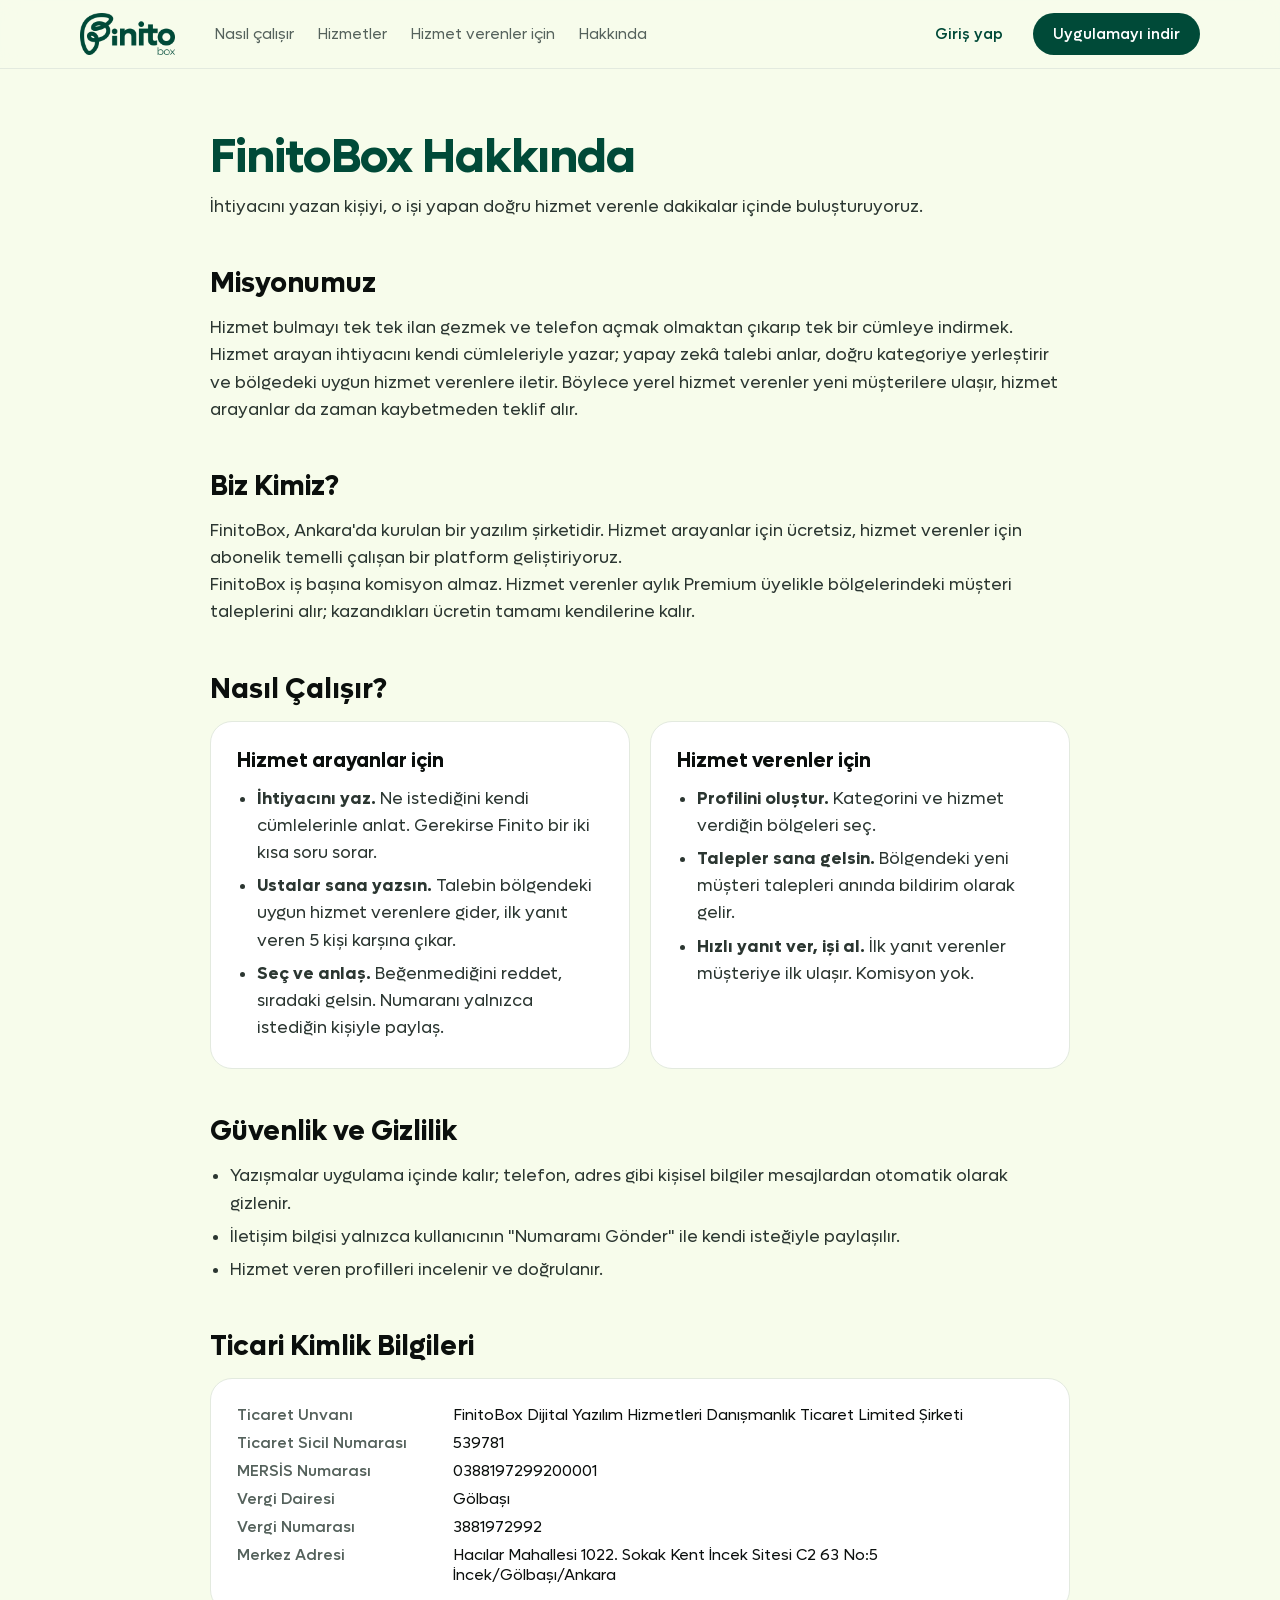
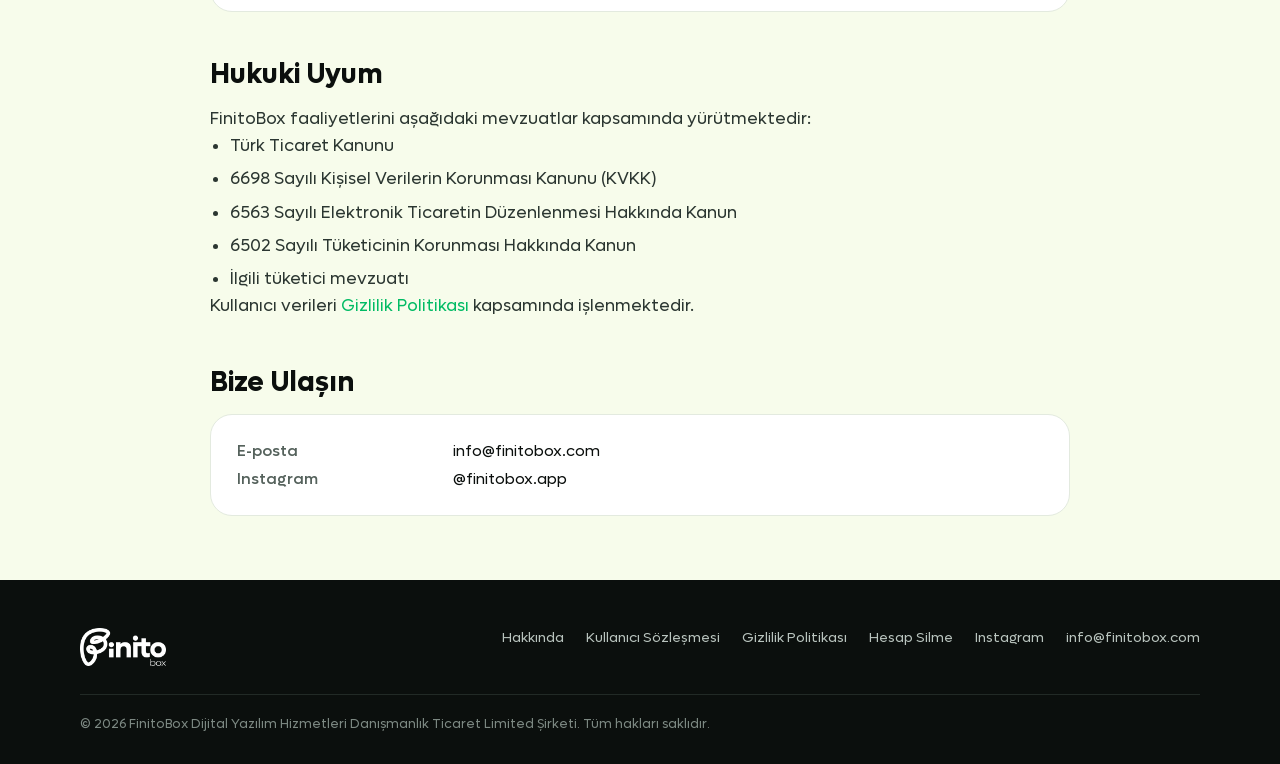
<file: hakkinda.html>
<!doctype html>
<html lang="tr">
<head>
<meta charset="utf-8">
<meta name="viewport" content="width=device-width, initial-scale=1">
<title>Hakkında · Finitobox</title>
<meta name="description" content="FinitoBox, hizmet arayanları bölgelerindeki hizmet verenlerle yapay zekâ destekli talep sistemiyle buluşturan Ankara merkezli bir yazılım şirketidir.">
<link rel="icon" href="/icon.svg">
<link rel="stylesheet" href="/site.css?v=10">
</head>
<body>

<header>
  <div class="wrap nav">
    <a class="logo" href="/"><img class="wm" src="/wordmark.png" alt="Finitobox" style="width:auto;height:42px;border-radius:0"></a>
    <nav class="links">
      <a href="/#nasil">Nasıl çalışır</a>
      <a href="/#kategoriler">Hizmetler</a>
      <a href="/#ustalar">Hizmet verenler için</a>
      <a href="/hakkinda">Hakkında</a>
    </nav>
    <div class="right">
      <a class="btn ghost" href="/app/">Giriş yap</a>
      <a class="btn dark" href="/#indir">Uygulamayı indir</a>
    </div>
  </div>
</header>

<main class="page">
  <div class="wrap" style="max-width:900px">
    <h1>FinitoBox Hakkında</h1>
    <p class="lead" style="max-width:none">İhtiyacını yazan kişiyi, o işi yapan doğru hizmet verenle dakikalar içinde buluşturuyoruz.</p>

    <h2>Misyonumuz</h2>
    <p>Hizmet bulmayı tek tek ilan gezmek ve telefon açmak olmaktan çıkarıp tek bir cümleye indirmek. Hizmet arayan ihtiyacını kendi cümleleriyle yazar; yapay zekâ talebi anlar, doğru kategoriye yerleştirir ve bölgedeki uygun hizmet verenlere iletir. Böylece yerel hizmet verenler yeni müşterilere ulaşır, hizmet arayanlar da zaman kaybetmeden teklif alır.</p>

    <h2>Biz Kimiz?</h2>
    <p>FinitoBox, Ankara'da kurulan bir yazılım şirketidir. Hizmet arayanlar için ücretsiz, hizmet verenler için abonelik temelli çalışan bir platform geliştiriyoruz.</p>
    <p>FinitoBox iş başına komisyon almaz. Hizmet verenler aylık Premium üyelikle bölgelerindeki müşteri taleplerini alır; kazandıkları ücretin tamamı kendilerine kalır.</p>

    <h2>Nasıl Çalışır?</h2>
    <div class="grid2">
      <div class="card">
        <h3 style="font-size:20px;margin-bottom:12px">Hizmet arayanlar için</h3>
        <ul>
          <li><b>İhtiyacını yaz.</b> Ne istediğini kendi cümlelerinle anlat. Gerekirse Finito bir iki kısa soru sorar.</li>
          <li><b>Ustalar sana yazsın.</b> Talebin bölgendeki uygun hizmet verenlere gider, ilk yanıt veren 5 kişi karşına çıkar.</li>
          <li><b>Seç ve anlaş.</b> Beğenmediğini reddet, sıradaki gelsin. Numaranı yalnızca istediğin kişiyle paylaş.</li>
        </ul>
      </div>
      <div class="card">
        <h3 style="font-size:20px;margin-bottom:12px">Hizmet verenler için</h3>
        <ul>
          <li><b>Profilini oluştur.</b> Kategorini ve hizmet verdiğin bölgeleri seç.</li>
          <li><b>Talepler sana gelsin.</b> Bölgendeki yeni müşteri talepleri anında bildirim olarak gelir.</li>
          <li><b>Hızlı yanıt ver, işi al.</b> İlk yanıt verenler müşteriye ilk ulaşır. Komisyon yok.</li>
        </ul>
      </div>
    </div>

    <h2>Güvenlik ve Gizlilik</h2>
    <ul>
      <li>Yazışmalar uygulama içinde kalır; telefon, adres gibi kişisel bilgiler mesajlardan otomatik olarak gizlenir.</li>
      <li>İletişim bilgisi yalnızca kullanıcının "Numaramı Gönder" ile kendi isteğiyle paylaşılır.</li>
      <li>Hizmet veren profilleri incelenir ve doğrulanır.</li>
    </ul>

    <h2>Ticari Kimlik Bilgileri</h2>
    <div class="card kv">
      <b>Ticaret Unvanı</b><span>FinitoBox Dijital Yazılım Hizmetleri Danışmanlık Ticaret Limited Şirketi</span>
      <b>Ticaret Sicil Numarası</b><span>539781</span>
      <b>MERSİS Numarası</b><span>0388197299200001</span>
      <b>Vergi Dairesi</b><span>Gölbaşı</span>
      <b>Vergi Numarası</b><span>3881972992</span>
      <b>Merkez Adresi</b><span>Hacılar Mahallesi 1022. Sokak Kent İncek Sitesi C2 63 No:5 İncek/Gölbaşı/Ankara</span>
    </div>

    <h2>Hukuki Uyum</h2>
    <p>FinitoBox faaliyetlerini aşağıdaki mevzuatlar kapsamında yürütmektedir:</p>
    <ul>
      <li>Türk Ticaret Kanunu</li>
      <li>6698 Sayılı Kişisel Verilerin Korunması Kanunu (KVKK)</li>
      <li>6563 Sayılı Elektronik Ticaretin Düzenlenmesi Hakkında Kanun</li>
      <li>6502 Sayılı Tüketicinin Korunması Hakkında Kanun</li>
      <li>İlgili tüketici mevzuatı</li>
    </ul>
    <p>Kullanıcı verileri <a href="/gizlilik-politikasi" style="color:var(--g)">Gizlilik Politikası</a> kapsamında işlenmektedir.</p>

    <h2>Bize Ulaşın</h2>
    <div class="card kv">
      <b>E-posta</b><span><a href="mailto:info@finitobox.com">info@finitobox.com</a></span>
      <b>Instagram</b><span><a href="https://www.instagram.com/finitobox.app/">@finitobox.app</a></span>
    </div>
  </div>
</main>

<footer>
  <div class="wrap">
    <div class="cols">
      <a class="logo" href="/"><img class="wm" src="/wordmark.png" alt="Finitobox" style="width:auto;height:42px;border-radius:0"></a>
      <nav>
        <a href="/hakkinda">Hakkında</a>
        <a href="/kullanici-sozlesmesi">Kullanıcı Sözleşmesi</a>
        <a href="/gizlilik-politikasi">Gizlilik Politikası</a>
        <a href="/hesap-silme">Hesap Silme</a>
        <a href="https://www.instagram.com/finitobox.app/">Instagram</a>
        <a href="mailto:info@finitobox.com">info@finitobox.com</a>
      </nav>
    </div>
    <div class="copy">© 2026 FinitoBox Dijital Yazılım Hizmetleri Danışmanlık Ticaret Limited Şirketi. Tüm hakları saklıdır.</div>
  </div>
</footer>
<script src="/session.js?v=1"></script>
</body>
</html>
</file>
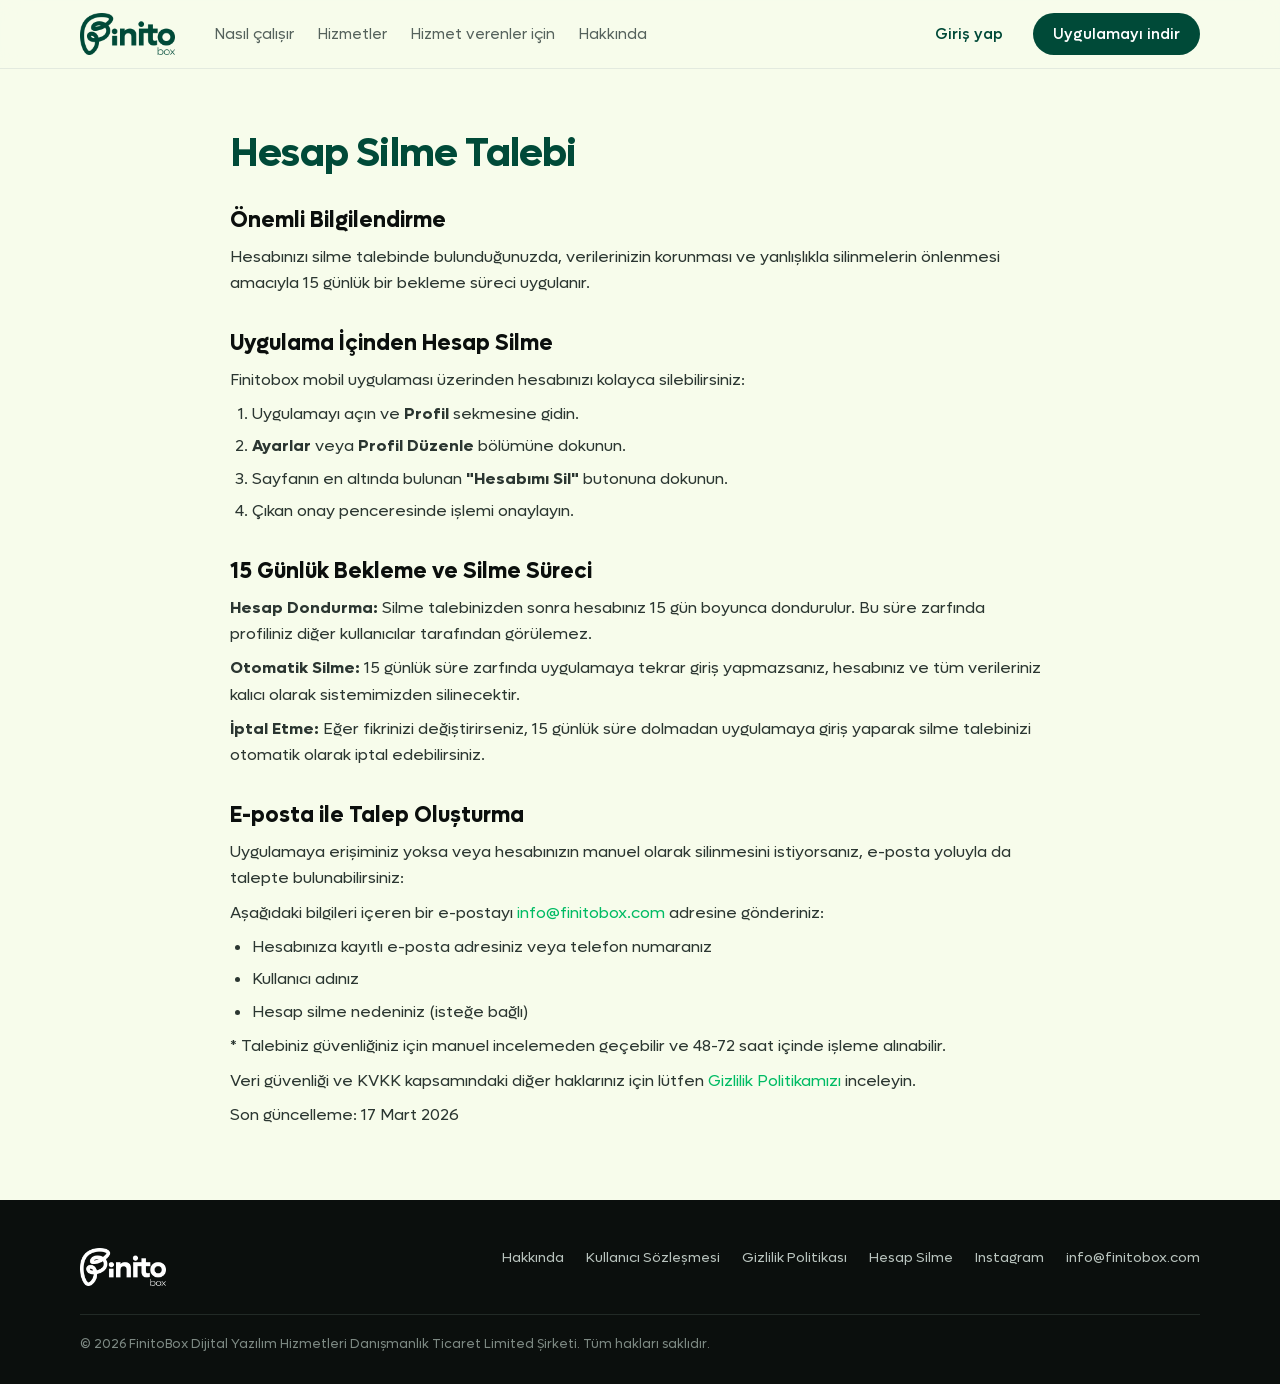
<file: hesap-silme.html>
<!doctype html>
<html lang="tr">
<head>
<meta charset="utf-8">
<meta name="viewport" content="width=device-width, initial-scale=1">
<title>Hesap Silme · Finitobox</title>
<link rel="icon" href="/icon.svg">
<link rel="stylesheet" href="/site.css?v=10">
</head>
<body>
<header>
  <div class="wrap nav">
    <a class="logo" href="/"><img class="wm" src="/wordmark.png" alt="Finitobox" style="width:auto;height:42px;border-radius:0"></a>
    <nav class="links">
      <a href="/#nasil">Nasıl çalışır</a>
      <a href="/#kategoriler">Hizmetler</a>
      <a href="/#ustalar">Hizmet verenler için</a>
      <a href="/hakkinda">Hakkında</a>
    </nav>
    <div class="right">
      <a class="btn ghost" href="/app/">Giriş yap</a>
      <a class="btn dark" href="/#indir">Uygulamayı indir</a>
    </div>
  </div>
</header>
<main class="page legal">
  <div class="wrap" style="max-width:860px">
<h1>Hesap Silme Talebi</h1><div><section><div><div><h2>Önemli Bilgilendirme</h2><p>Hesabınızı silme talebinde bulunduğunuzda, verilerinizin korunması ve yanlışlıkla silinmelerin önlenmesi amacıyla 15 günlük bir bekleme süreci uygulanır.</p></div></div></section><section><h2>Uygulama İçinden Hesap Silme</h2><p>Finitobox mobil uygulaması üzerinden hesabınızı kolayca silebilirsiniz:</p><ol><li><span>Uygulamayı açın ve <strong>Profil</strong> sekmesine gidin.</span></li><li><span><strong>Ayarlar</strong> veya <strong>Profil Düzenle</strong> bölümüne dokunun.</span></li><li><span>Sayfanın en altında bulunan <strong>"Hesabımı Sil"</strong> butonuna dokunun.</span></li><li><span>Çıkan onay penceresinde işlemi onaylayın.</span></li></ol></section><section><h2>15 Günlük Bekleme ve Silme Süreci</h2><div><div><p><strong>Hesap Dondurma:</strong> Silme talebinizden sonra hesabınız 15 gün boyunca dondurulur. Bu süre zarfında profiliniz diğer kullanıcılar tarafından görülemez.</p></div><div><p><strong>Otomatik Silme:</strong> 15 günlük süre zarfında uygulamaya tekrar giriş yapmazsanız, hesabınız ve tüm verileriniz kalıcı olarak sistemimizden silinecektir.</p></div><div><p><strong>İptal Etme:</strong> Eğer fikrinizi değiştirirseniz, 15 günlük süre dolmadan uygulamaya giriş yaparak silme talebinizi otomatik olarak iptal edebilirsiniz.</p></div></div></section><section><h2>E-posta ile Talep Oluşturma</h2><p>Uygulamaya erişiminiz yoksa veya hesabınızın manuel olarak silinmesini istiyorsanız, e-posta yoluyla da talepte bulunabilirsiniz:</p><div><p>Aşağıdaki bilgileri içeren bir e-postayı <a href="mailto:info@finitobox.com">info@finitobox.com</a> adresine gönderiniz:</p><ul><li>Hesabınıza kayıtlı e-posta adresiniz veya telefon numaranız</li><li>Kullanıcı adınız</li><li>Hesap silme nedeniniz (isteğe bağlı)</li></ul><p>* Talebiniz güvenliğiniz için manuel incelemeden geçebilir ve 48-72 saat içinde işleme alınabilir.</p></div></section><section><p>Veri güvenliği ve KVKK kapsamındaki diğer haklarınız için lütfen <a href="/gizlilik-politikasi">Gizlilik Politikamızı</a> inceleyin.</p><p>Son güncelleme: 17 Mart 2026</p></section></div>
  </div>
</main>
<footer>
  <div class="wrap">
    <div class="cols">
      <a class="logo" href="/"><img class="wm" src="/wordmark.png" alt="Finitobox" style="width:auto;height:42px;border-radius:0"></a>
      <nav>
        <a href="/hakkinda">Hakkında</a>
        <a href="/kullanici-sozlesmesi">Kullanıcı Sözleşmesi</a>
        <a href="/gizlilik-politikasi">Gizlilik Politikası</a>
        <a href="/hesap-silme">Hesap Silme</a>
        <a href="https://www.instagram.com/finitobox.app/">Instagram</a>
        <a href="mailto:info@finitobox.com">info@finitobox.com</a>
      </nav>
    </div>
    <div class="copy">© 2026 FinitoBox Dijital Yazılım Hizmetleri Danışmanlık Ticaret Limited Şirketi. Tüm hakları saklıdır.</div>
  </div>
</footer>
<script src="/session.js?v=1"></script>
</body>
</html>
</file>
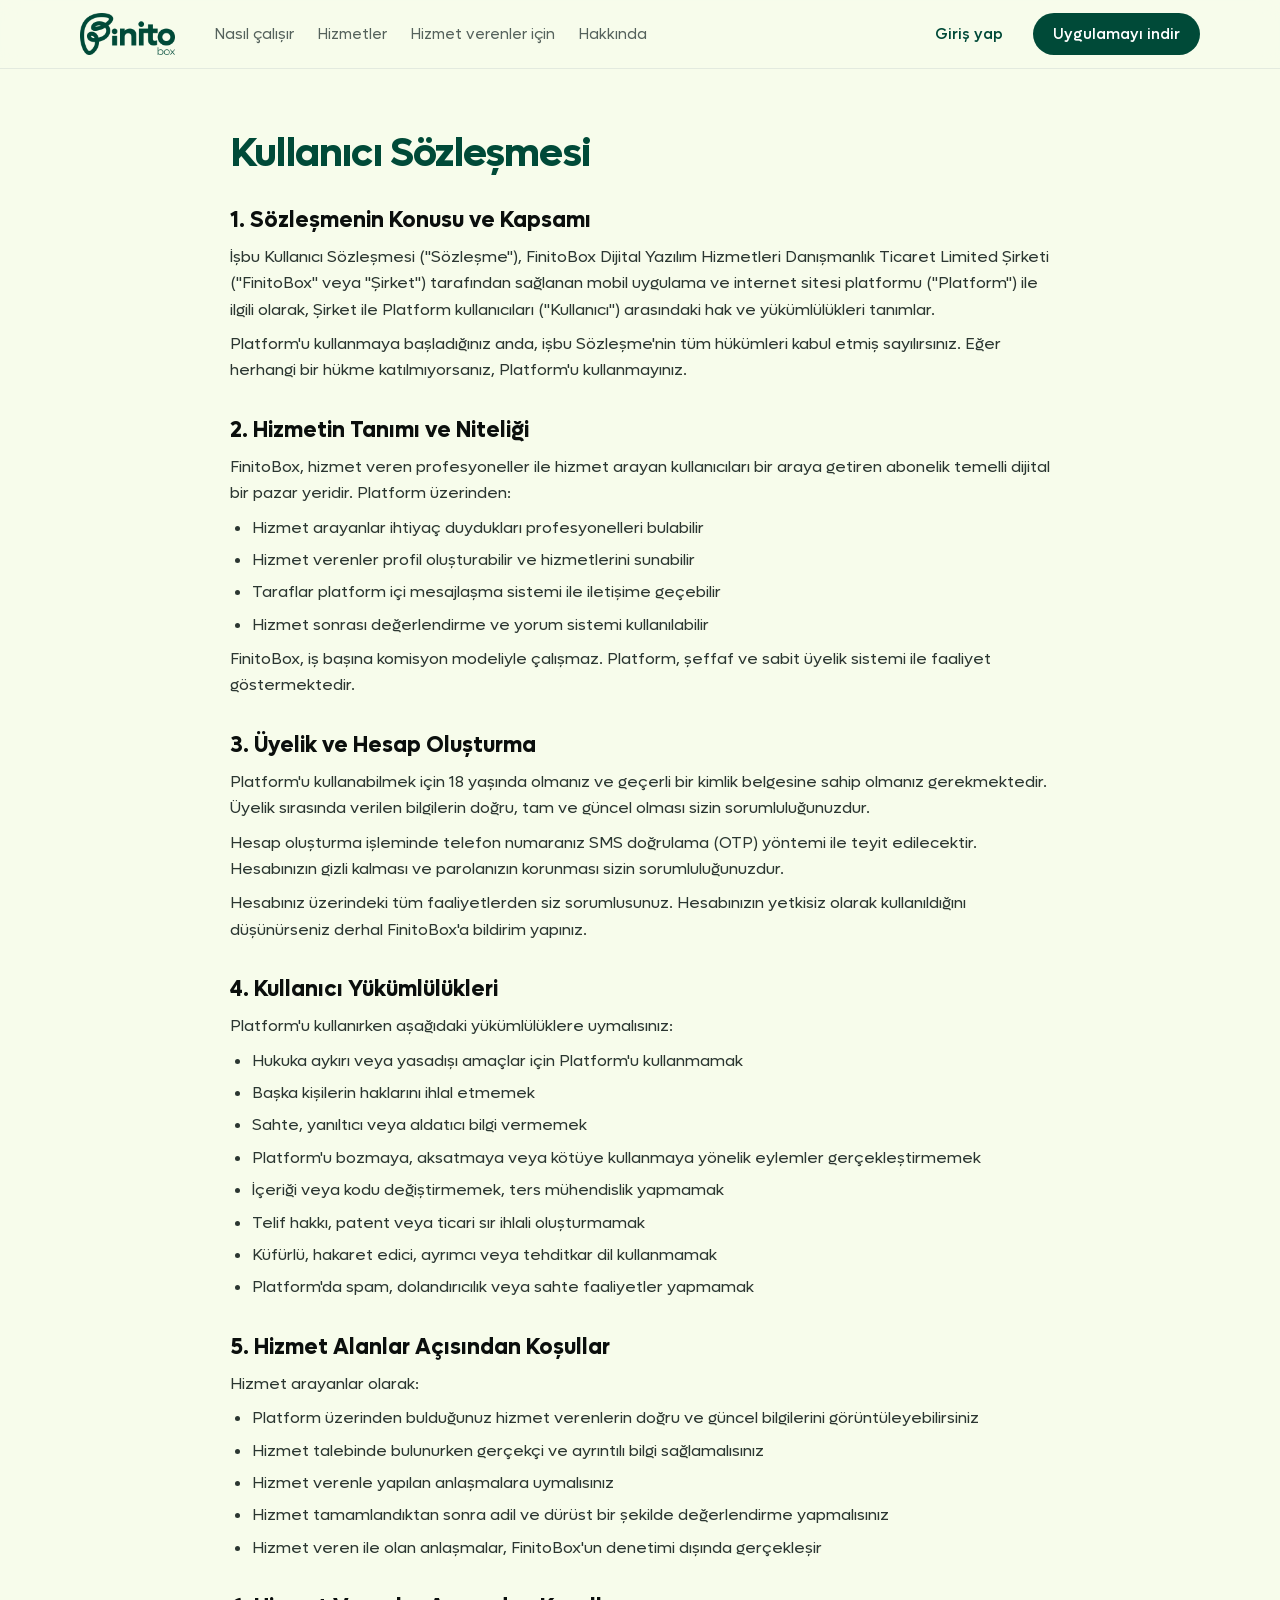
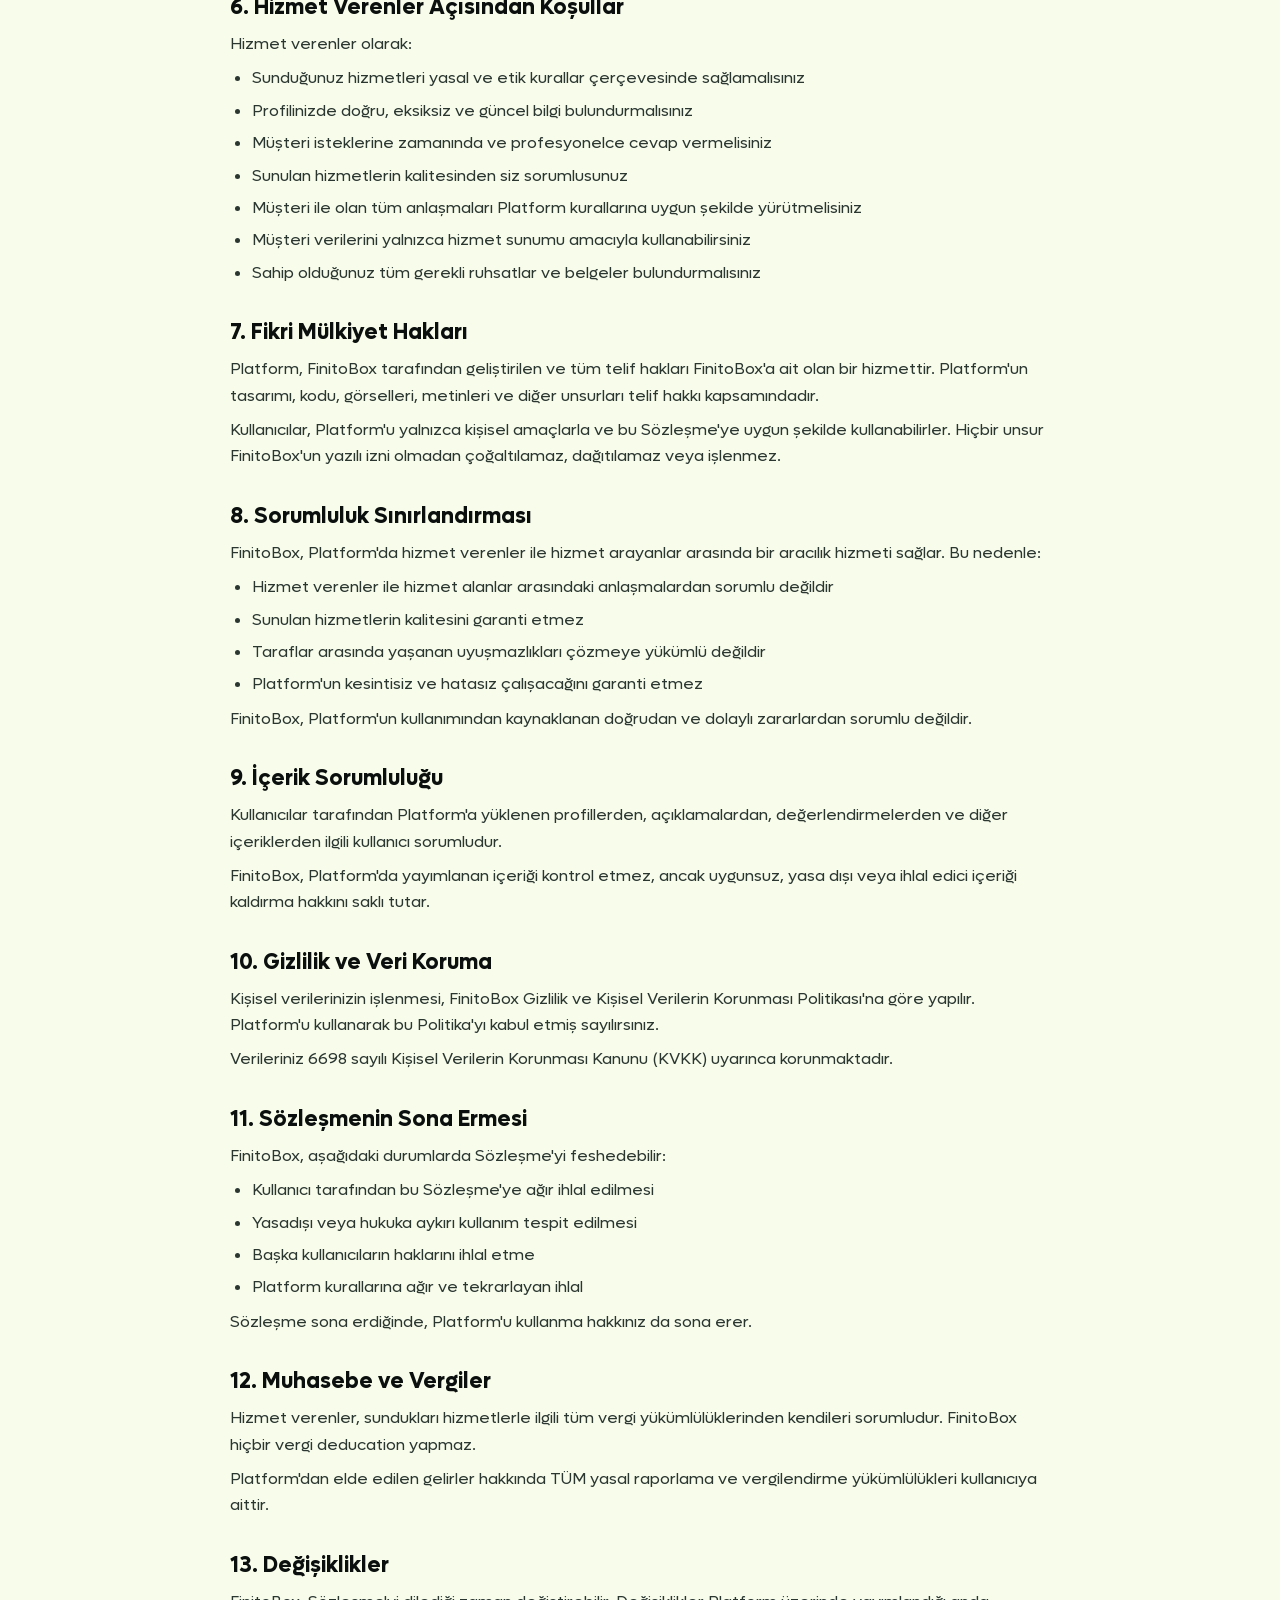
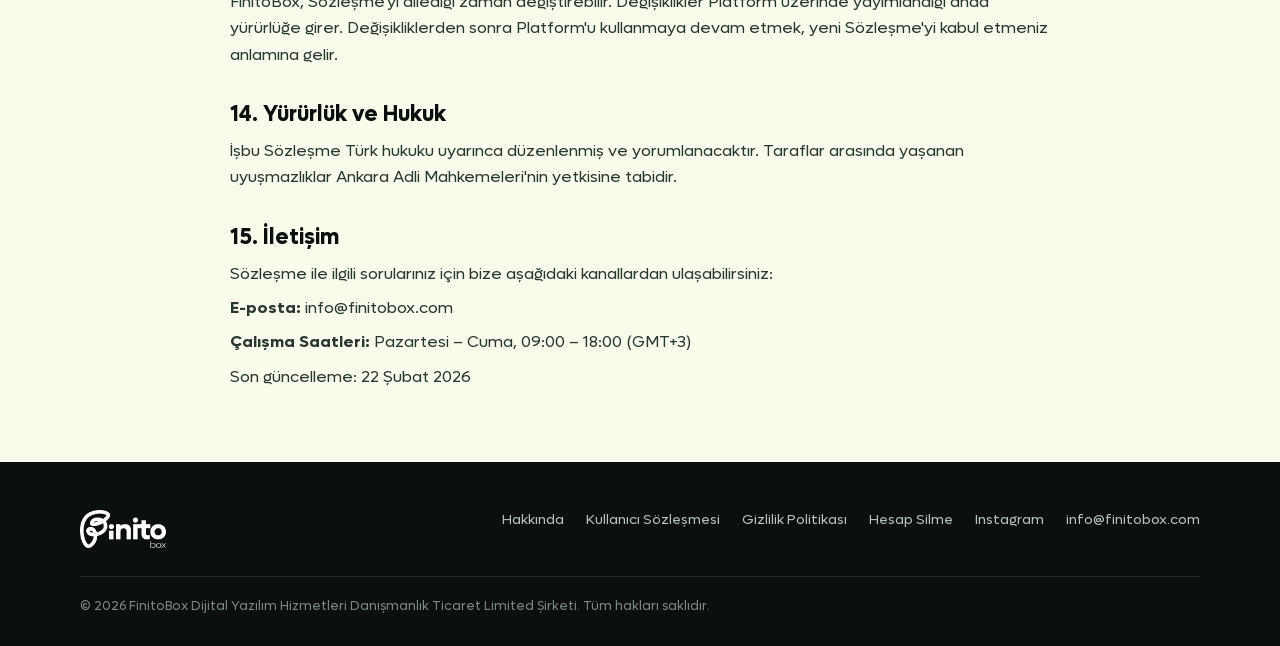
<file: kullanici-sozlesmesi.html>
<!doctype html>
<html lang="tr">
<head>
<meta charset="utf-8">
<meta name="viewport" content="width=device-width, initial-scale=1">
<title>Kullanıcı Sözleşmesi · Finitobox</title>
<link rel="icon" href="/icon.svg">
<link rel="stylesheet" href="/site.css?v=10">
</head>
<body>
<header>
  <div class="wrap nav">
    <a class="logo" href="/"><img class="wm" src="/wordmark.png" alt="Finitobox" style="width:auto;height:42px;border-radius:0"></a>
    <nav class="links">
      <a href="/#nasil">Nasıl çalışır</a>
      <a href="/#kategoriler">Hizmetler</a>
      <a href="/#ustalar">Hizmet verenler için</a>
      <a href="/hakkinda">Hakkında</a>
    </nav>
    <div class="right">
      <a class="btn ghost" href="/app/">Giriş yap</a>
      <a class="btn dark" href="/#indir">Uygulamayı indir</a>
    </div>
  </div>
</header>
<main class="page legal">
  <div class="wrap" style="max-width:860px">
<h1>Kullanıcı Sözleşmesi</h1><div><section><h2>1. Sözleşmenin Konusu ve Kapsamı</h2><p>İşbu Kullanıcı Sözleşmesi ("Sözleşme"), FinitoBox Dijital Yazılım Hizmetleri Danışmanlık Ticaret Limited Şirketi ("FinitoBox" veya "Şirket") tarafından sağlanan mobil uygulama ve internet sitesi platformu ("Platform") ile ilgili olarak, Şirket ile Platform kullanıcıları ("Kullanıcı") arasındaki hak ve yükümlülükleri tanımlar.</p><p>Platform'u kullanmaya başladığınız anda, işbu Sözleşme'nin tüm hükümleri kabul etmiş sayılırsınız. Eğer herhangi bir hükme katılmıyorsanız, Platform'u kullanmayınız.</p></section><section><h2>2. Hizmetin Tanımı ve Niteliği</h2><p>FinitoBox, hizmet veren profesyoneller ile hizmet arayan kullanıcıları bir araya getiren abonelik temelli dijital bir pazar yeridir. Platform üzerinden:</p><ul><li>Hizmet arayanlar ihtiyaç duydukları profesyonelleri bulabilir</li><li>Hizmet verenler profil oluşturabilir ve hizmetlerini sunabilir</li><li>Taraflar platform içi mesajlaşma sistemi ile iletişime geçebilir</li><li>Hizmet sonrası değerlendirme ve yorum sistemi kullanılabilir</li></ul><p>FinitoBox, iş başına komisyon modeliyle çalışmaz. Platform, şeffaf ve sabit üyelik sistemi ile faaliyet göstermektedir.</p></section><section><h2>3. Üyelik ve Hesap Oluşturma</h2><p>Platform'u kullanabilmek için 18 yaşında olmanız ve geçerli bir kimlik belgesine sahip olmanız gerekmektedir. Üyelik sırasında verilen bilgilerin doğru, tam ve güncel olması sizin sorumluluğunuzdur.</p><p>Hesap oluşturma işleminde telefon numaranız SMS doğrulama (OTP) yöntemi ile teyit edilecektir. Hesabınızın gizli kalması ve parolanızın korunması sizin sorumluluğunuzdur.</p><p>Hesabınız üzerindeki tüm faaliyetlerden siz sorumlusunuz. Hesabınızın yetkisiz olarak kullanıldığını düşünürseniz derhal FinitoBox'a bildirim yapınız.</p></section><section><h2>4. Kullanıcı Yükümlülükleri</h2><p>Platform'u kullanırken aşağıdaki yükümlülüklere uymalısınız:</p><ul><li>Hukuka aykırı veya yasadışı amaçlar için Platform'u kullanmamak</li><li>Başka kişilerin haklarını ihlal etmemek</li><li>Sahte, yanıltıcı veya aldatıcı bilgi vermemek</li><li>Platform'u bozmaya, aksatmaya veya kötüye kullanmaya yönelik eylemler gerçekleştirmemek</li><li>İçeriği veya kodu değiştirmemek, ters mühendislik yapmamak</li><li>Telif hakkı, patent veya ticari sır ihlali oluşturmamak</li><li>Küfürlü, hakaret edici, ayrımcı veya tehditkar dil kullanmamak</li><li>Platform'da spam, dolandırıcılık veya sahte faaliyetler yapmamak</li></ul></section><section><h2>5. Hizmet Alanlar Açısından Koşullar</h2><p>Hizmet arayanlar olarak:</p><ul><li>Platform üzerinden bulduğunuz hizmet verenlerin doğru ve güncel bilgilerini görüntüleyebilirsiniz</li><li>Hizmet talebinde bulunurken gerçekçi ve ayrıntılı bilgi sağlamalısınız</li><li>Hizmet verenle yapılan anlaşmalara uymalısınız</li><li>Hizmet tamamlandıktan sonra adil ve dürüst bir şekilde değerlendirme yapmalısınız</li><li>Hizmet veren ile olan anlaşmalar, FinitoBox'un denetimi dışında gerçekleşir</li></ul></section><section><h2>6. Hizmet Verenler Açısından Koşullar</h2><p>Hizmet verenler olarak:</p><ul><li>Sunduğunuz hizmetleri yasal ve etik kurallar çerçevesinde sağlamalısınız</li><li>Profilinizde doğru, eksiksiz ve güncel bilgi bulundurmalısınız</li><li>Müşteri isteklerine zamanında ve profesyonelce cevap vermelisiniz</li><li>Sunulan hizmetlerin kalitesinden siz sorumlusunuz</li><li>Müşteri ile olan tüm anlaşmaları Platform kurallarına uygun şekilde yürütmelisiniz</li><li>Müşteri verilerini yalnızca hizmet sunumu amacıyla kullanabilirsiniz</li><li>Sahip olduğunuz tüm gerekli ruhsatlar ve belgeler bulundurmalısınız</li></ul></section><section><h2>7. Fikri Mülkiyet Hakları</h2><p>Platform, FinitoBox tarafından geliştirilen ve tüm telif hakları FinitoBox'a ait olan bir hizmettir. Platform'un tasarımı, kodu, görselleri, metinleri ve diğer unsurları telif hakkı kapsamındadır.</p><p>Kullanıcılar, Platform'u yalnızca kişisel amaçlarla ve bu Sözleşme'ye uygun şekilde kullanabilirler. Hiçbir unsur FinitoBox'un yazılı izni olmadan çoğaltılamaz, dağıtılamaz veya işlenmez.</p></section><section><h2>8. Sorumluluk Sınırlandırması</h2><p>FinitoBox, Platform'da hizmet verenler ile hizmet arayanlar arasında bir aracılık hizmeti sağlar. Bu nedenle:</p><ul><li>Hizmet verenler ile hizmet alanlar arasındaki anlaşmalardan sorumlu değildir</li><li>Sunulan hizmetlerin kalitesini garanti etmez</li><li>Taraflar arasında yaşanan uyuşmazlıkları çözmeye yükümlü değildir</li><li>Platform'un kesintisiz ve hatasız çalışacağını garanti etmez</li></ul><p>FinitoBox, Platform'un kullanımından kaynaklanan doğrudan ve dolaylı zararlardan sorumlu değildir.</p></section><section><h2>9. İçerik Sorumluluğu</h2><p>Kullanıcılar tarafından Platform'a yüklenen profillerden, açıklamalardan, değerlendirmelerden ve diğer içeriklerden ilgili kullanıcı sorumludur.</p><p>FinitoBox, Platform'da yayımlanan içeriği kontrol etmez, ancak uygunsuz, yasa dışı veya ihlal edici içeriği kaldırma hakkını saklı tutar.</p></section><section><h2>10. Gizlilik ve Veri Koruma</h2><p>Kişisel verilerinizin işlenmesi, FinitoBox Gizlilik ve Kişisel Verilerin Korunması Politikası'na göre yapılır. Platform'u kullanarak bu Politika'yı kabul etmiş sayılırsınız.</p><p>Verileriniz 6698 sayılı Kişisel Verilerin Korunması Kanunu (KVKK) uyarınca korunmaktadır.</p></section><section><h2>11. Sözleşmenin Sona Ermesi</h2><p>FinitoBox, aşağıdaki durumlarda Sözleşme'yi feshedebilir:</p><ul><li>Kullanıcı tarafından bu Sözleşme'ye ağır ihlal edilmesi</li><li>Yasadışı veya hukuka aykırı kullanım tespit edilmesi</li><li>Başka kullanıcıların haklarını ihlal etme</li><li>Platform kurallarına ağır ve tekrarlayan ihlal</li></ul><p>Sözleşme sona erdiğinde, Platform'u kullanma hakkınız da sona erer.</p></section><section><h2>12. Muhasebe ve Vergiler</h2><p>Hizmet verenler, sundukları hizmetlerle ilgili tüm vergi yükümlülüklerinden kendileri sorumludur. FinitoBox hiçbir vergi deducation yapmaz.</p><p>Platform'dan elde edilen gelirler hakkında TÜM yasal raporlama ve vergilendirme yükümlülükleri kullanıcıya aittir.</p></section><section><h2>13. Değişiklikler</h2><p>FinitoBox, Sözleşme'yi dilediği zaman değiştirebilir. Değişiklikler Platform üzerinde yayımlandığı anda yürürlüğe girer. Değişikliklerden sonra Platform'u kullanmaya devam etmek, yeni Sözleşme'yi kabul etmeniz anlamına gelir.</p></section><section><h2>14. Yürürlük ve Hukuk</h2><p>İşbu Sözleşme Türk hukuku uyarınca düzenlenmiş ve yorumlanacaktır. Taraflar arasında yaşanan uyuşmazlıklar Ankara Adli Mahkemeleri'nin yetkisine tabidir.</p></section><section><h2>15. İletişim</h2><p>Sözleşme ile ilgili sorularınız için bize aşağıdaki kanallardan ulaşabilirsiniz:</p><div><p><strong>E-posta:</strong> info@finitobox.com</p><p><strong>Çalışma Saatleri:</strong> Pazartesi – Cuma, 09:00 – 18:00 (GMT+3)</p></div></section><section><p>Son güncelleme: 22 Şubat 2026</p></section></div>
  </div>
</main>
<footer>
  <div class="wrap">
    <div class="cols">
      <a class="logo" href="/"><img class="wm" src="/wordmark.png" alt="Finitobox" style="width:auto;height:42px;border-radius:0"></a>
      <nav>
        <a href="/hakkinda">Hakkında</a>
        <a href="/kullanici-sozlesmesi">Kullanıcı Sözleşmesi</a>
        <a href="/gizlilik-politikasi">Gizlilik Politikası</a>
        <a href="/hesap-silme">Hesap Silme</a>
        <a href="https://www.instagram.com/finitobox.app/">Instagram</a>
        <a href="mailto:info@finitobox.com">info@finitobox.com</a>
      </nav>
    </div>
    <div class="copy">© 2026 FinitoBox Dijital Yazılım Hizmetleri Danışmanlık Ticaret Limited Şirketi. Tüm hakları saklıdır.</div>
  </div>
</footer>
<script src="/session.js?v=1"></script>
</body>
</html>
</file>
<file: site.css>
@font-face{font-family:Lufga;src:url(/fonts/LufgaLight.ttf);font-weight:300}
@font-face{font-family:Lufga;src:url(/fonts/LufgaRegular.ttf);font-weight:400}
@font-face{font-family:Lufga;src:url(/fonts/LufgaMedium.ttf);font-weight:500}
@font-face{font-family:Lufga;src:url(/fonts/LufgaBold.ttf);font-weight:700}
:root{--g:#00bb64;--mint:#5eff9f;--cream:#f7fceb;--dark:#004a38;--ink:#0b0f0d;--mut:#55625c;--line:#e3eadf}
*{box-sizing:border-box;margin:0;padding:0}
body{font-family:Lufga,system-ui,sans-serif;color:var(--ink);background:var(--cream);-webkit-font-smoothing:antialiased}
a{color:inherit;text-decoration:none}
.wrap{max-width:1160px;margin:0 auto;padding:0 20px}

/* üst menü */
header{position:sticky;top:0;z-index:10;background:rgba(247,252,235,.9);backdrop-filter:blur(10px);border-bottom:1px solid var(--line)}
.nav{display:flex;align-items:center;gap:28px;height:68px}
.logo{display:flex;align-items:center;gap:10px;font-weight:700;font-size:22px;color:var(--dark)}
.logo img{width:34px;height:34px;border-radius:9px}
.nav .links{display:flex;gap:24px;margin-left:12px;font-size:15px;color:var(--mut)}
.nav .links a:hover{color:var(--dark)}
.nav .right{margin-left:auto;display:flex;gap:10px;align-items:center}
.btn{display:inline-flex;align-items:center;justify-content:center;gap:8px;border-radius:999px;font-weight:500;font-size:15px;padding:11px 20px;cursor:pointer;border:0;font-family:inherit}
.btn.ghost{background:transparent;color:var(--dark)}
.btn.ghost:hover{background:#e9f5df}
.btn.dark{background:var(--dark);color:#fff}
.btn.green{background:var(--g);color:#fff}
.menu-btn{display:none}

/* hero */
.hero{background:radial-gradient(1200px 500px at 85% -10%,rgba(94,255,159,.35),transparent 60%),var(--dark);color:#fff;padding:72px 0 96px;position:relative;overflow:hidden}
.hero .wrap{display:grid;grid-template-columns:1.15fr .85fr;gap:56px;align-items:center}
.eyebrow{display:inline-flex;align-items:center;gap:8px;background:rgba(94,255,159,.14);color:var(--mint);border-radius:999px;padding:7px 14px;font-size:14px;font-weight:500}
.eyebrow i{width:8px;height:8px;border-radius:50%;background:var(--mint)}
h1{font-size:60px;line-height:1.02;font-weight:700;letter-spacing:-.02em;margin:20px 0 16px}
h1 em{font-style:normal;color:var(--mint)}
.hero p.sub{font-size:19px;line-height:1.5;color:#cfe7da;max-width:540px;font-weight:300}
.ask{margin-top:30px;background:#fff;border-radius:22px;padding:10px;box-shadow:0 20px 50px rgba(0,0,0,.25);max-width:600px}
.ask textarea{width:100%;border:0;resize:none;font-family:inherit;font-size:18px;padding:14px 14px 6px;height:76px;outline:none;color:var(--ink)}
.ask .row{display:flex;align-items:center;gap:8px;padding:4px 4px 2px}
.loc{display:inline-flex;align-items:center;gap:6px;color:var(--mut);font-size:14px;background:#f2f5ef;border-radius:999px;padding:8px 12px}
.ask .row .btn{margin-left:auto;padding:12px 22px}
.chips{display:flex;flex-wrap:wrap;gap:8px;margin-top:16px}
.chips span{border:1px solid rgba(255,255,255,.22);color:#e3f3ea;border-radius:999px;padding:7px 13px;font-size:14px;cursor:pointer}
.chips span:hover{background:rgba(255,255,255,.08)}

/* hero görseli: gelen yanıtlar */
.replies{display:flex;flex-direction:column;gap:12px}
.rcard{background:#fff;color:var(--ink);border-radius:18px;padding:16px 16px 14px;box-shadow:0 14px 34px rgba(0,0,0,.22)}
.rcard .top{display:flex;align-items:center;gap:10px}
.av{width:38px;height:38px;border-radius:50%;display:grid;place-items:center;font-weight:700;color:#fff;font-size:15px;flex:none}
.rcard b{font-size:15px}
.rcard small{display:block;color:var(--mut);font-size:12.5px}
.rcard .badge{margin-left:auto;font-size:12px;color:var(--g);font-weight:500}
.rcard p{font-size:14.5px;line-height:1.45;margin-top:10px;color:#2b3631}
.rcard p q{quotes:none;font-style:normal}
.rcard.r2{margin-left:28px;opacity:.95}
.rcard.r3{margin-left:56px;opacity:.85}
.req{align-self:flex-end;background:var(--g);color:#fff;border-radius:18px 18px 4px 18px;padding:12px 16px;font-size:15px;max-width:85%;box-shadow:0 10px 24px rgba(0,0,0,.2)}

/* bölümler */
section{padding:84px 0}
.h2{font-size:40px;line-height:1.1;font-weight:700;letter-spacing:-.015em}
.lead{color:var(--mut);font-size:18px;margin-top:12px;max-width:600px;line-height:1.5}
.head{display:flex;align-items:flex-end;justify-content:space-between;gap:20px;margin-bottom:36px}

.cats{display:grid;grid-template-columns:repeat(7,1fr);gap:12px}
.cat{background:#fff;border:1px solid var(--line);border-radius:18px;padding:18px 10px;text-align:center;font-size:14px;font-weight:500;transition:.15s;cursor:pointer}
.cat:hover{border-color:var(--g);transform:translateY(-2px)}
.cat .ic{width:46px;height:46px;border-radius:14px;background:#e8fbe9;display:grid;place-items:center;margin:0 auto 10px;font-size:22px}

.steps{display:grid;grid-template-columns:repeat(3,1fr);gap:20px}
.step{background:#fff;border:1px solid var(--line);border-radius:22px;padding:28px}
.step .n{width:40px;height:40px;border-radius:12px;background:var(--dark);color:var(--mint);display:grid;place-items:center;font-weight:700;margin-bottom:18px}
.step h3{font-size:21px;margin-bottom:8px}
.step p{color:var(--mut);line-height:1.5;font-size:15.5px}

.trust{display:grid;grid-template-columns:repeat(3,1fr);gap:20px;margin-top:20px}
.trust div{display:flex;gap:12px;align-items:flex-start;font-size:15px;color:var(--mut);line-height:1.45}
.trust b{display:block;color:var(--ink);font-size:16px;margin-bottom:2px}
.tick{width:28px;height:28px;border-radius:50%;background:var(--g);color:#fff;display:grid;place-items:center;flex:none;font-size:15px}

.pro{background:var(--g);color:#fff;border-radius:32px;padding:56px;display:grid;grid-template-columns:1.2fr .8fr;gap:40px;align-items:center;overflow:hidden;position:relative}
.pro .h2{color:#fff}
.pro .lead{color:#e4fff0}
.pro ul{list-style:none;margin:24px 0 28px;display:grid;gap:10px}
.pro li{display:flex;gap:10px;align-items:center;font-size:16px}
.pro li:before{content:"✓";width:24px;height:24px;border-radius:50%;background:rgba(255,255,255,.2);display:grid;place-items:center;font-size:13px}
.stores{display:flex;gap:10px;flex-wrap:wrap}
.store{background:var(--ink);color:#fff;border-radius:14px;padding:10px 18px;display:flex;flex-direction:column;line-height:1.15}
.store small{font-size:11px;opacity:.7}
.store b{font-size:17px}
.notif{background:#fff;color:var(--ink);border-radius:20px;padding:18px;box-shadow:0 16px 40px rgba(0,0,0,.18)}
.notif .t{display:flex;justify-content:space-between;color:var(--g);font-weight:700;font-size:13px}
.notif .t span:last-child{color:var(--mut);font-weight:400}
.notif h4{font-size:20px;margin:10px 0 8px}
.notif .tags{display:flex;gap:6px;flex-wrap:wrap}
.notif .tags span{background:#eef7e8;color:var(--dark);border-radius:999px;padding:5px 11px;font-size:13px}
.notif .cta{margin-top:14px;background:var(--g);color:#fff;text-align:center;border-radius:12px;padding:11px;font-weight:700}

footer{background:var(--ink);color:#b9c4be;padding:48px 0 32px;font-size:14px}
footer .cols{display:flex;justify-content:space-between;gap:30px;flex-wrap:wrap}
footer .logo{color:#fff}
footer nav{display:flex;gap:22px;flex-wrap:wrap}
footer nav a:hover{color:#fff}
footer .copy{border-top:1px solid #222a26;margin-top:28px;padding-top:20px;font-size:13px;color:#7d8983}

/* telefon */
@media (max-width:900px){
  .nav .links{display:none}
  .nav .right .btn{padding:9px 13px;font-size:13.5px}
  .hero{padding:44px 0 64px}
  .hero .wrap{grid-template-columns:1fr;gap:40px}
  h1{font-size:40px}
  .hero p.sub{font-size:17px}
  .ask textarea{font-size:16px}
  .rcard.r2,.rcard.r3{margin-left:0}
  .rcard.r3{display:none}
  section{padding:60px 0}
  .h2{font-size:30px}
  .cats{grid-template-columns:repeat(3,1fr)}
  .steps,.trust{grid-template-columns:1fr}
  .pro{grid-template-columns:1fr;padding:32px 24px;border-radius:24px}
  .head{flex-direction:column;align-items:flex-start}
}

/* site eklemeleri */
.dl{text-align:center}
.dl .stores{justify-content:center;margin-top:26px}
.dl .lead{margin-left:auto;margin-right:auto}
.page{padding:64px 0}
.page h1{font-size:48px;color:var(--dark);margin:0 0 12px}
.page h2{font-size:28px;margin:44px 0 14px}
.page p,.page li{font-size:17px;line-height:1.6;color:#2b3631}
.page ul{padding-left:20px;display:grid;gap:6px}
.card{background:#fff;border:1px solid var(--line);border-radius:22px;padding:26px}
.grid2{display:grid;grid-template-columns:1fr 1fr;gap:20px}
.kv{display:grid;grid-template-columns:200px 1fr;gap:8px 16px;font-size:15.5px}
.kv b{color:var(--mut);font-weight:500}
@media (max-width:900px){.page h1{font-size:34px}.grid2{grid-template-columns:1fr}.kv{grid-template-columns:1fr}.kv b{margin-top:8px}}
.ask .hint{color:var(--mut);font-size:13.5px;padding-left:8px}
@media (max-width:900px){.ask .hint{font-size:12.5px}}
.logo img.wm{width:auto;height:42px;border-radius:0}
footer .logo img.wm{height:38px !important;filter:brightness(0) invert(1)}
@media (max-width:900px){.logo img.wm{height:34px !important}}
/* giriş yapmış kullanıcı */
.me-av{width:40px;height:40px;border-radius:50%;background:var(--dark);color:#fff;display:grid;place-items:center;font-weight:700;font-size:14px;overflow:hidden;flex:none}
.me-av img{width:100%;height:100%;object-fit:cover}
.mine{padding:40px 0 0}
.mine-head{display:flex;justify-content:space-between;align-items:center;gap:16px;margin-bottom:16px}
.mine-head h2{font-size:26px}
.mine-list{display:grid;grid-template-columns:repeat(3,1fr);gap:14px}
.mine-list .mut{grid-column:1/-1;color:var(--mut)}
.mine-card{background:#fff;border:1px solid var(--line);border-radius:18px;padding:16px 18px;display:flex;flex-direction:column;gap:6px;transition:.15s}
.mine-card:hover{border-color:var(--g)}
.mine-card b{font-size:16px}
.mine-card small{color:var(--mut);font-size:13px}
.mine-card .st{font-size:12.5px;font-weight:700;color:var(--mut)}
.mine-card .st.on{color:var(--g)}
@media (max-width:900px){.mine-list{grid-template-columns:1fr}.mine-head h2{font-size:22px}.me-av{width:36px;height:36px}}
/* yasal sayfalar */
.legal h1{font-size:40px;color:var(--dark);margin-bottom:10px}
.legal h2{font-size:22px;margin:32px 0 10px}
.legal h3{font-size:18px;margin:22px 0 8px}
.legal p,.legal li{font-size:16px;line-height:1.65;color:#2b3631}
.legal p{margin:8px 0}
.legal ul,.legal ol{padding-left:22px;display:grid;gap:6px;margin:8px 0}
.legal section{margin-top:8px;padding:0}
.legal a{color:var(--g)}
.legal table{width:100%;border-collapse:collapse;margin:12px 0;font-size:14.5px}
.legal td,.legal th{border:1px solid var(--line);padding:8px 10px;text-align:left;vertical-align:top}
@media (max-width:900px){.legal h1{font-size:30px}}
.pro-cta{display:flex;align-items:center;gap:14px;flex-wrap:wrap;margin-top:16px;color:#cfe7da;font-size:15px}
.btn.mintbtn{background:var(--mint);color:var(--dark);padding:9px 16px;font-size:14px;font-weight:700}
.btn.mintbtn:hover{background:#7dffb3}
/* hero sol sütun daha yukarıda */
.hero{padding-top:44px;padding-bottom:64px}
.hero .wrap{align-items:start}
.hero .wrap > div:first-child h1{margin-top:0}
.hero .replies{margin-top:0}
@media (max-width:900px){.hero{padding-top:32px}.hero .replies{margin-top:0}}
</file>
<file: app/assets/index-Db0IB_Po.css>
@font-face{font-family:Lufga;src:url(/app/fonts/LufgaLight.ttf);font-weight:300}@font-face{font-family:Lufga;src:url(/app/fonts/LufgaRegular.ttf);font-weight:400}@font-face{font-family:Lufga;src:url(/app/fonts/LufgaMedium.ttf);font-weight:500}@font-face{font-family:Lufga;src:url(/app/fonts/LufgaBold.ttf);font-weight:700}:root{--g:#00bb64;--mint:#5eff9f;--cream:#f7fceb;--dark:#004a38;--ink:#0b0f0d;--mut:#5d6a64;--line:#e3eadf;--soft:#eef7e8;--red:#e5484d}*{box-sizing:border-box;margin:0;padding:0}body{font-family:Lufga,system-ui,sans-serif;color:var(--ink);background:var(--cream);-webkit-font-smoothing:antialiased;font-size:15px}button{font-family:inherit;cursor:pointer}a{color:inherit;text-decoration:none}.top{background:#fff;border-bottom:1px solid var(--line);position:sticky;top:0;z-index:5}.top .in{max-width:1200px;margin:0 auto;padding:0 20px;height:64px;display:flex;align-items:center;gap:26px}.logo{display:flex;align-items:center;gap:9px;font-weight:700;font-size:20px;color:var(--dark)}.logo img{width:30px;height:30px;border-radius:8px}.tabs{display:flex;gap:4px}.tabs a{padding:9px 14px;border-radius:12px;color:var(--mut);font-weight:500;font-size:14.5px;display:flex;gap:7px;align-items:center}.tabs a.on{background:var(--soft);color:var(--dark)}.tabs .dot{background:var(--g);color:#fff;border-radius:999px;font-size:11px;padding:1px 7px}.me{margin-left:auto;display:flex;align-items:center;gap:10px}.av{width:36px;height:36px;border-radius:50%;display:grid;place-items:center;color:#fff;font-weight:700;font-size:14px;flex:none}.btn{display:inline-flex;align-items:center;justify-content:center;gap:8px;border-radius:12px;font-weight:500;font-size:14.5px;padding:11px 18px;border:0}.btn.g{background:var(--g);color:#fff}.btn.d{background:var(--dark);color:#fff}.btn.o{background:#fff;color:var(--ink);border:1px solid var(--line)}.btn.r{background:#fff;color:var(--red);border:1px solid #f5d0d1}.btn.sm{padding:8px 12px;font-size:13.5px;border-radius:10px}.main{max-width:1200px;margin:0 auto;padding:22px 20px 24px}.card{background:#fff;border:1px solid var(--line);border-radius:20px}.chip{display:inline-flex;align-items:center;gap:5px;background:var(--soft);color:var(--dark);border-radius:999px;padding:5px 11px;font-size:13px;font-weight:500}.chip.gray{background:#f1f3f0;color:#3b4641}.mut{color:var(--mut)}h1.t{font-size:28px;font-weight:700;letter-spacing:-.01em}.screen{display:none}.screen.on{display:block}.auth{height:100vh;display:grid;grid-template-columns:1fr 1fr;overflow:hidden}.auth .side{background:radial-gradient(800px 400px at 80% 0%,rgba(94,255,159,.3),transparent 60%),var(--dark);color:#fff;padding:48px;display:flex;flex-direction:column}.auth .side{gap:34px;justify-content:center}.auth .side .logo{position:absolute;top:36px;left:48px}.auth .side{position:relative}.auth .side h2{font-size:44px;line-height:1.04}.demo{display:flex;flex-direction:column;gap:10px;max-width:440px}.demo .q{align-self:flex-end;background:var(--g);color:#fff;border-radius:16px 16px 4px;padding:11px 15px;font-size:14.5px;max-width:85%}.demo .a{background:#fff;color:var(--ink);border-radius:16px;padding:13px 14px;display:flex;gap:11px;align-items:flex-start;box-shadow:0 10px 26px #0000002e}.demo .a .av{width:34px;height:34px;font-size:13px}.demo .a b{font-size:14px}.demo .a small{color:var(--mut);font-size:12px;margin-left:6px}.demo .a p{font-size:13.5px;line-height:1.4;margin-top:3px;color:#2b3631}.demo .a.two{margin-left:22px;opacity:.9}.perks{display:grid;grid-template-columns:repeat(3,1fr);gap:12px;max-width:470px}.perks div{border:1px solid rgba(255,255,255,.16);border-radius:14px;padding:12px;font-size:12.5px;color:#cfe7da;line-height:1.35}.perks b{display:block;color:#fff;font-size:14px;margin-bottom:2px}.pform,.prov-on .sform{display:none}.prov-on .pform{display:block}.seg span{cursor:pointer}.auth .side h2 em{font-style:normal;color:var(--mint)}.auth .side .logo{color:#fff}.auth .form{display:flex;align-items:center;justify-content:center;padding:40px 20px}.auth .box{width:100%;max-width:400px}.seg{display:grid;grid-template-columns:1fr 1fr;background:#e9efe4;border-radius:14px;padding:4px;margin:22px 0}.seg span{text-align:center;padding:10px;border-radius:11px;font-weight:500;font-size:14px;color:var(--mut)}.seg span.on{background:#fff;color:var(--dark);box-shadow:0 1px 3px #00000014}label{display:block;font-size:13px;font-weight:500;color:var(--mut);margin:14px 0 6px}.inp{width:100%;border:1px solid var(--line);background:#fff;border-radius:12px;padding:13px 14px;font-family:inherit;font-size:15px}.or{display:flex;align-items:center;gap:12px;color:var(--mut);font-size:13px;margin:20px 0}.or:before,.or:after{content:"";flex:1;height:1px;background:var(--line)}.soc{display:grid;gap:10px}.otp{display:flex;gap:8px}.otp .inp{text-align:center;font-size:20px;font-weight:700;padding:12px 0}.newreq{display:grid;grid-template-columns:1fr 360px;gap:20px;align-items:start}.chat{display:flex;flex-direction:column;height:calc(100vh - 112px);min-height:480px}.chat .head{padding:16px 20px;border-bottom:1px solid var(--line);display:flex;align-items:center;gap:10px}.msgs{flex:1;overflow:auto;padding:22px;display:flex;flex-direction:column;gap:12px}.m{max-width:72%;padding:12px 15px;border-radius:18px;line-height:1.45;font-size:15px}.m.ai{background:var(--soft);border-bottom-left-radius:5px}.m.me{background:var(--g);color:#fff;align-self:flex-end;border-bottom-right-radius:5px}.m.ai b{display:block;font-size:12px;color:var(--g);margin-bottom:3px}.quick{display:flex;gap:8px;flex-wrap:wrap}.quick span{border:1px solid var(--line);background:#fff;border-radius:999px;padding:7px 12px;font-size:13.5px}.compose{border-top:1px solid var(--line);padding:12px;display:flex;gap:10px;align-items:center}.compose .inp{border-radius:999px}.sum{padding:20px;position:sticky;top:88px}.sum h3{font-size:18px;margin-bottom:14px}.row{display:flex;justify-content:space-between;gap:10px;padding:10px 0;border-bottom:1px dashed var(--line);font-size:14px}.row:last-of-type{border:0}.row b{font-weight:500}.note{background:#f6faf2;border-radius:12px;padding:12px;font-size:13px;color:var(--mut);line-height:1.45;margin:14px 0}.reqhead{padding:18px 22px;display:flex;gap:20px;align-items:center;flex-wrap:wrap}.reqhead .grow{flex:1;min-width:240px}.status{display:inline-flex;align-items:center;gap:7px;color:var(--g);font-weight:700;font-size:13px}.status i{width:8px;height:8px;border-radius:50%;background:var(--g);box-shadow:0 0 0 4px #00bb6426}.slots{display:grid;grid-template-columns:repeat(3,1fr);gap:14px;margin-top:14px}.pc{padding:16px;display:flex;flex-direction:column;gap:10px}.pc .who{display:flex;gap:11px;align-items:center}.pc .who b{font-size:15.5px}.pc .who small{display:block;color:var(--mut);font-size:12.5px}.pc .time{margin-left:auto;font-size:12px;color:var(--mut)}.pc .said{background:#f6faf2;border-radius:14px;padding:12px;font-size:14.5px;line-height:1.45}.pc .said span{display:block;font-size:12px;color:var(--g);font-weight:700;margin-bottom:4px}.pc .acts{display:flex;gap:8px;margin-top:auto}.pc .acts .g{flex:1}.pc.new{border-color:var(--g);box-shadow:0 0 0 3px #00bb641f}.empty{border:2px dashed var(--line);border-radius:20px;display:grid;place-items:center;text-align:center;color:var(--mut);padding:20px;font-size:14px}.queue{display:flex;align-items:center;gap:10px;margin-top:12px;color:var(--mut);font-size:14px}.inbox{display:grid;grid-template-columns:320px 1fr;height:calc(100vh - 112px);min-height:480px;overflow:hidden}.list{border-right:1px solid var(--line);overflow:auto}.list .it{display:flex;gap:11px;padding:14px 16px;border-bottom:1px solid var(--line);align-items:center}.list .it.on{background:var(--soft)}.list .it b{font-size:14.5px}.list .it small{display:block;color:var(--mut);font-size:13px;white-space:nowrap;overflow:hidden;text-overflow:ellipsis;max-width:190px}.list .it .u{margin-left:auto;background:var(--g);color:#fff;border-radius:999px;font-size:11px;padding:1px 7px}.conv{display:flex;flex-direction:column}.conv .head{padding:14px 18px;border-bottom:1px solid var(--line);display:flex;align-items:center;gap:11px}.conv .head .r{margin-left:auto;display:flex;gap:8px}.relay{font-size:12px;color:var(--mut);text-align:center;margin:4px 0}.m.them{background:#f1f3f0;border-bottom-left-radius:5px}.m .via{display:block;font-size:11.5px;opacity:.75;margin-top:5px}.share{align-self:center;background:#fff;border:1px solid var(--g);border-radius:14px;padding:12px 16px;font-size:14px;display:flex;gap:10px;align-items:center}.prof{display:grid;grid-template-columns:340px 1fr;gap:20px;align-items:start}.pside{padding:24px;text-align:center}.pside .av{width:96px;height:96px;font-size:34px;margin:0 auto 14px}.pside h2{font-size:22px}.pside .ver{display:inline-flex;gap:5px;align-items:center;color:var(--g);font-size:13px;font-weight:500;margin-top:6px}.stats{display:grid;grid-template-columns:repeat(3,1fr);margin:20px 0;border:1px solid var(--line);border-radius:14px}.stats div{padding:12px 4px;font-size:12px;color:var(--mut)}.stats div+div{border-left:1px solid var(--line)}.stats b{display:block;font-size:18px;color:var(--ink)}.sec{padding:22px;margin-bottom:16px}.sec h3{font-size:17px;margin-bottom:12px}.tags{display:flex;flex-wrap:wrap;gap:8px}.gal{display:grid;grid-template-columns:repeat(4,1fr);gap:10px}.gal div{aspect-ratio:1;border-radius:14px;background:linear-gradient(135deg,#d9efd3,#b7e2c4)}.rev{padding:14px 0;border-top:1px solid var(--line)}.rev:first-of-type{border:0;padding-top:0}.stars{color:#f5a524;font-size:13px}.prov{display:grid;grid-template-columns:1fr 320px;gap:20px;align-items:start}.filt{display:flex;gap:8px;margin:14px 0}.filt span{padding:8px 14px;border-radius:999px;background:#fff;border:1px solid var(--line);font-size:13.5px;font-weight:500;color:var(--mut)}.filt span.on{background:var(--dark);color:#fff;border-color:var(--dark)}.rq{padding:14px 18px;margin-bottom:10px;display:grid;grid-template-columns:1fr auto;gap:14px;align-items:center}.rq h4{font-size:17px;margin:6px 0}.rq p{color:var(--mut);font-size:14px;line-height:1.45}.rq .meta{display:flex;gap:8px;flex-wrap:wrap;margin-top:8px}.pill{font-size:12.5px;font-weight:700;border-radius:999px;padding:5px 10px}.pill.q{background:#fff6e0;color:#a06b00}.pill.v{background:var(--soft);color:var(--g)}.pill.x{background:#fdecec;color:var(--red)}.reply{grid-column:1/-1;border-top:1px solid var(--line);padding-top:12px;display:flex;gap:10px}.prem{background:var(--dark);color:#fff;padding:22px;border-radius:20px}.prem h3{font-size:19px;margin-bottom:6px}.prem p{color:#cfe7da;font-size:14px;line-height:1.5}.stores{display:flex;gap:8px;margin-top:16px}.store{background:#fff;color:var(--ink);border-radius:12px;padding:8px 14px;font-weight:700;font-size:14px}.kpi{padding:16px 18px;margin-top:14px}.kpi .row{font-size:14.5px}@media(max-width:900px){.top .in{gap:12px}.tabs{display:none}.auth{grid-template-columns:1fr}.auth .side{padding:28px;min-height:auto}.auth{height:auto;overflow:visible}.auth .side{gap:22px;padding-top:80px}.auth .side h2{font-size:30px}.auth .side .logo{left:28px;top:26px}.perks{grid-template-columns:1fr 1fr 1fr}.demo .a.two{display:none}.newreq,.prof,.prov{grid-template-columns:1fr}.sum{position:static}.slots,.inbox{grid-template-columns:1fr}.list{display:none}.m{max-width:86%}.gal{grid-template-columns:repeat(3,1fr)}.rq{grid-template-columns:1fr}}.screen{display:block}#root{min-height:100vh}.center{min-height:60vh;display:grid;place-items:center;color:var(--mut)}.spin{width:26px;height:26px;border:3px solid var(--soft);border-top-color:var(--g);border-radius:50%;animation:sp .8s linear infinite}@keyframes sp{to{transform:rotate(360deg)}}.err{background:#fdecec;color:#b42318;border-radius:12px;padding:10px 12px;font-size:13.5px;margin-top:12px}.okmsg{background:var(--soft);color:var(--dark);border-radius:12px;padding:10px 12px;font-size:13.5px;margin-top:12px}.btn:disabled{opacity:.55;cursor:default}.linkbtn{background:none;border:0;color:var(--g);font-weight:500;font-size:inherit;padding:0}.typing{color:var(--mut);font-size:13px;display:flex;gap:8px;align-items:center}.modal-bg{position:fixed;top:0;right:0;bottom:0;left:0;background:#0b0f0d73;display:grid;place-items:center;z-index:50;padding:16px}.modal{background:#fff;border-radius:20px;padding:22px;width:100%;max-width:420px;max-height:90vh;overflow:auto}.modal h3{font-size:19px;margin-bottom:6px}select.inp{-webkit-appearance:auto;-moz-appearance:auto;appearance:auto}.reqlist .it{display:flex;gap:14px;align-items:center;padding:16px 18px;border-bottom:1px solid var(--line);cursor:pointer}.reqlist .it:last-child{border:0}.reqlist .it:hover{background:#fafdf6}.list .it{cursor:pointer}.av img{width:100%;height:100%;border-radius:50%;object-fit:cover}.menu{position:relative}.menu .dd{position:absolute;right:0;top:44px;background:#fff;border:1px solid var(--line);border-radius:14px;box-shadow:0 10px 30px #0000001a;min-width:200px;padding:6px;z-index:20}.menu .dd button,.menu .dd a{display:block;width:100%;text-align:left;background:none;border:0;padding:10px 12px;border-radius:10px;font-size:14px}.menu .dd button:hover,.menu .dd a:hover{background:var(--soft)}.chip.click{cursor:pointer}.share .call{background:var(--g);color:#fff;border-radius:10px;padding:6px 12px;font-weight:500}.mobile-back,.bottomnav{display:none}@media(max-width:900px){.mobile-back{display:inline}.bottomnav{display:flex;position:fixed;bottom:0;left:0;right:0;background:#fff;border-top:1px solid var(--line);z-index:30;padding:6px 6px calc(6px + env(safe-area-inset-bottom))}.bottomnav a{flex:1;text-align:center;padding:8px 4px;border-radius:12px;font-size:13px;font-weight:500;color:var(--mut)}.bottomnav a.on{background:var(--soft);color:var(--dark)}.main{padding-bottom:84px}.chat,.inbox{height:calc(100vh - 150px)}.top .me .chip{max-width:150px;overflow:hidden;text-overflow:ellipsis;white-space:nowrap}}@media(max-width:900px){.sum-wait{display:none}.chat{height:calc(100vh - 150px)}}.inbox{grid-template-rows:minmax(0,1fr)}.conv{min-height:0;height:100%;overflow:hidden}.conv .msgs,.chat .msgs,.list{min-height:0}.logo img.wm{width:auto;height:38px;border-radius:0}.auth .side .logo img.wm{height:40px;filter:brightness(0) invert(1)}@media(max-width:900px){.logo img.wm{height:32px}}
</file>
